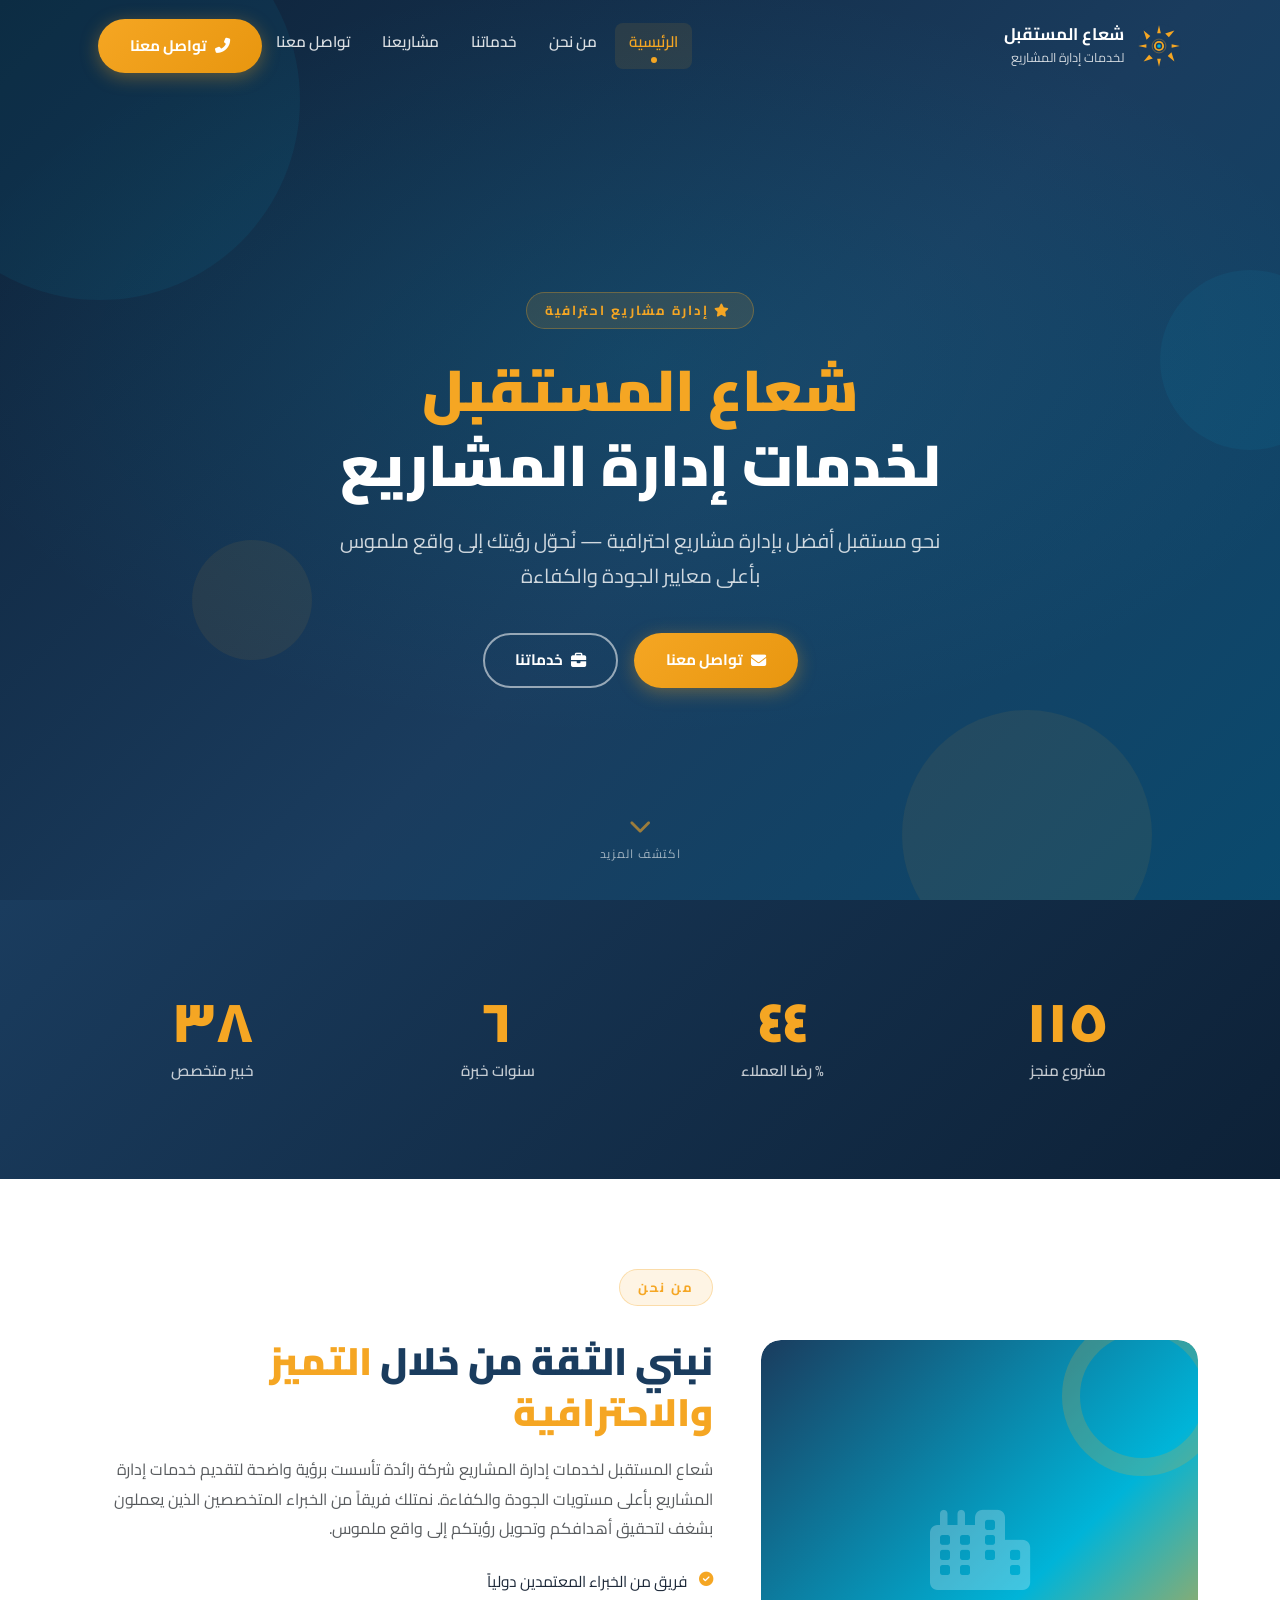
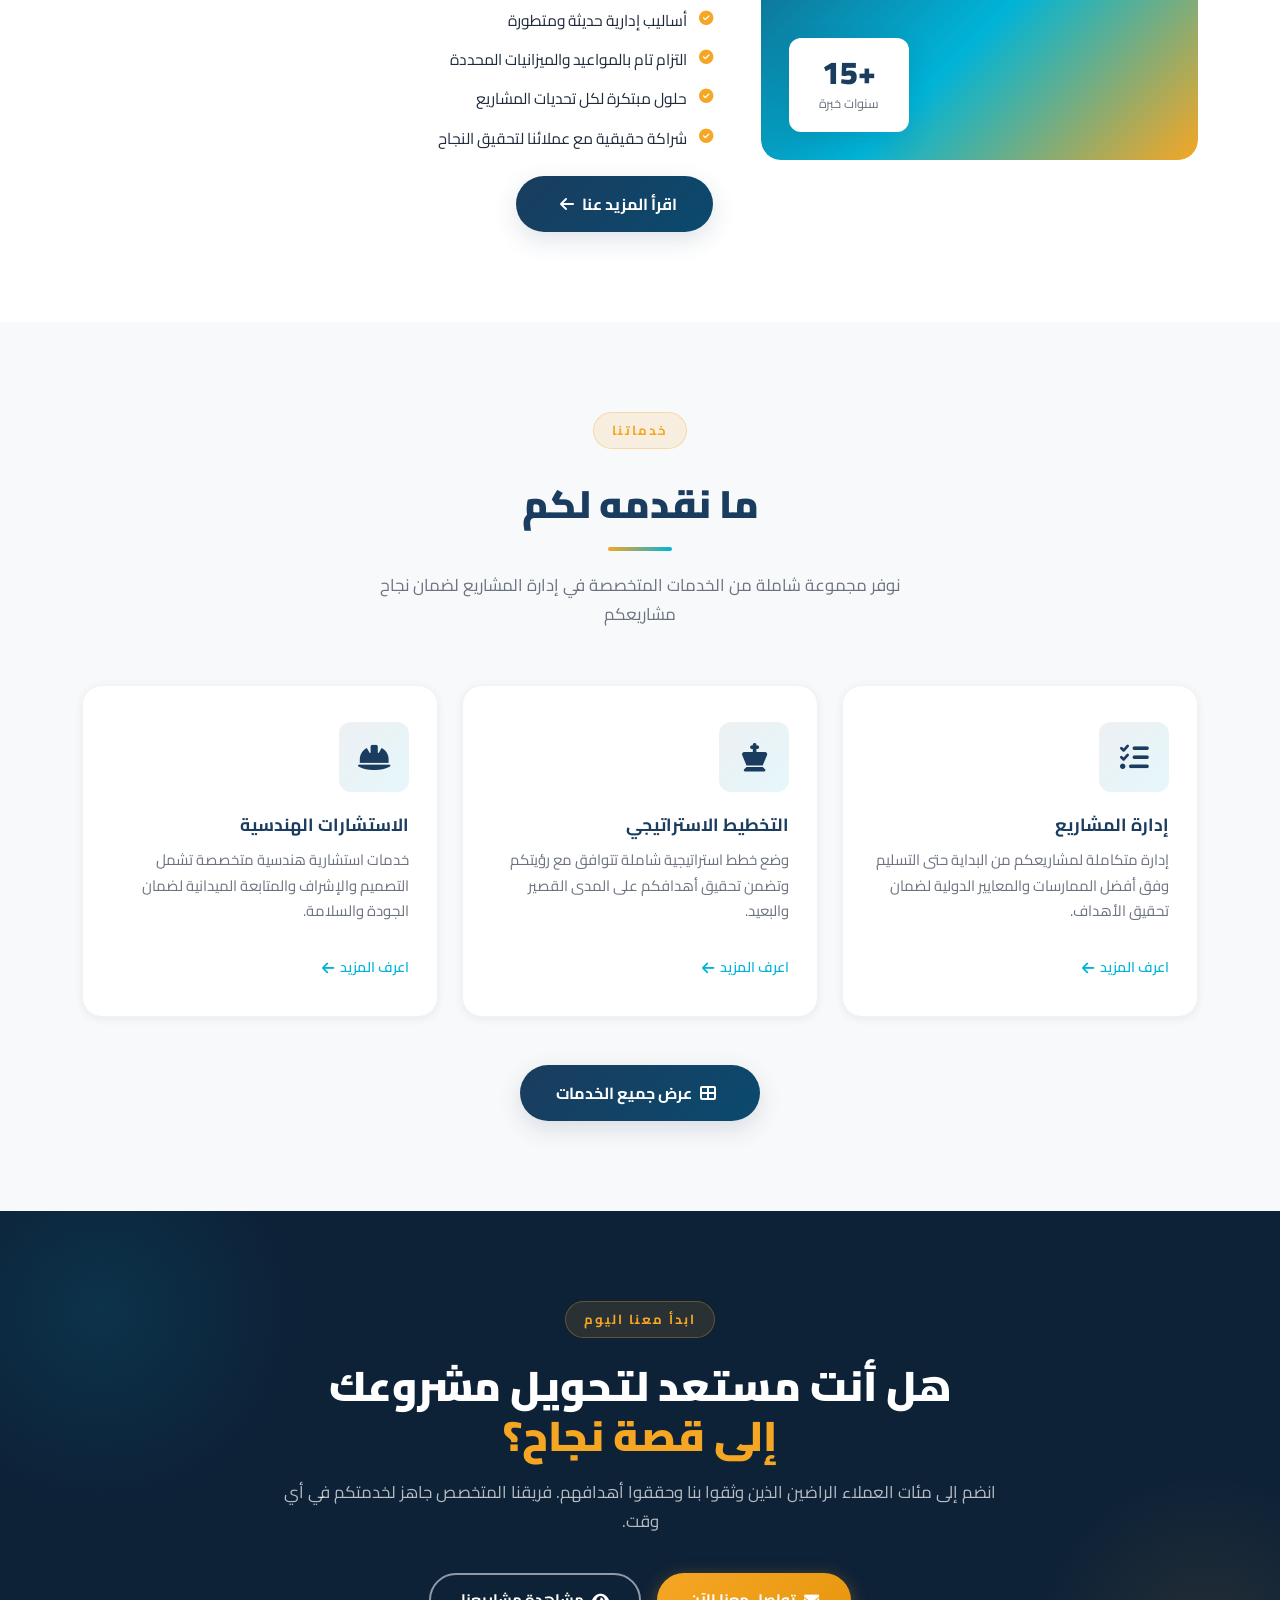
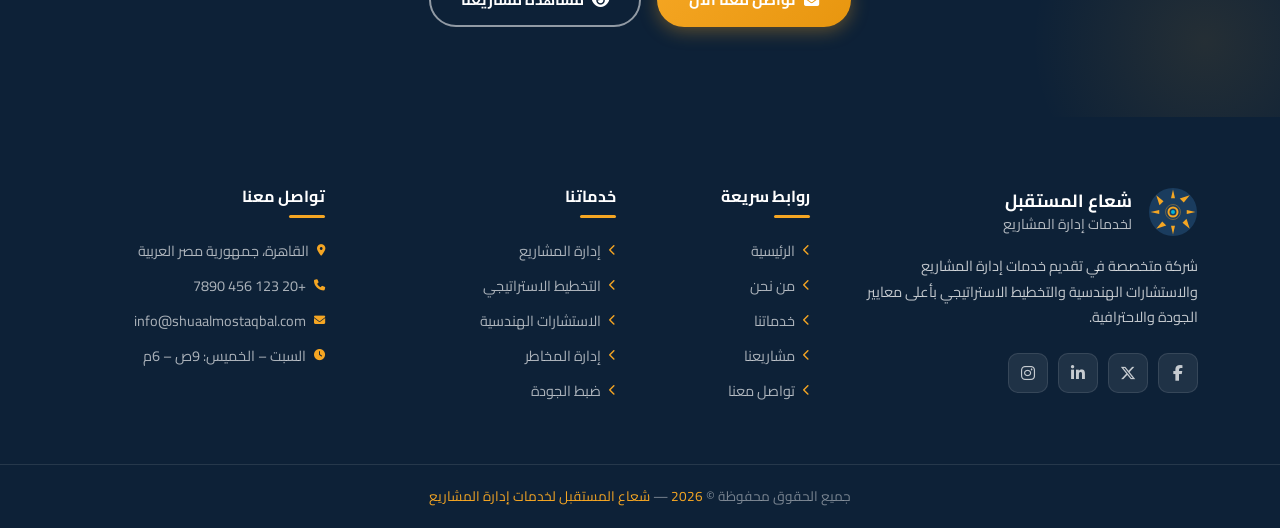
<file: index.html>
<!DOCTYPE html>
<html lang="ar" dir="rtl">
<head>
  <meta charset="UTF-8"/>
  <meta name="viewport" content="width=device-width, initial-scale=1.0"/>
  <meta name="description" content="شعاع المستقبل لخدمات إدارة المشاريع - نحو مستقبل أفضل بإدارة مشاريع احترافية"/>
  <title>شعاع المستقبل لخدمات إدارة المشاريع</title>
  <link rel="stylesheet" href="https://cdn.jsdelivr.net/npm/bootstrap@5.3.2/dist/css/bootstrap.min.css" integrity="sha384-T3c6CoIi6uLrA9TneNEoa7RxnatzjcDSCmG1MXxSR1GAsXEV/Dwwykc2MPK8M2HN" crossorigin="anonymous"/>
  <link rel="stylesheet" href="https://cdnjs.cloudflare.com/ajax/libs/font-awesome/6.5.0/css/all.min.css"/>
  <link rel="stylesheet" href="https://unpkg.com/aos@2.3.1/dist/aos.css"/>
  <link rel="stylesheet" href="assets/css/style.css"/>
</head>
<body>

<!-- LOADING SCREEN -->
<div id="loading-screen">
  <div class="loader-logo">
    <img src="assets/images/logo.svg" alt="شعاع المستقبل" width="72" height="72"/>
  </div>
  <div class="loader-spinner"></div>
</div>

<!-- NAVBAR -->
<nav class="navbar navbar-expand-lg">
  <div class="container">
    <a class="navbar-brand" href="index.html">
      <img src="assets/images/logo.svg" alt="شعاع المستقبل" width="46" height="46"/>
      <span class="brand-text">شعاع المستقبل<br/><small style="font-weight:400;font-size:.75em;opacity:.8;">لخدمات إدارة المشاريع</small></span>
    </a>
    <button class="navbar-toggler ms-auto" type="button" data-bs-toggle="collapse" data-bs-target="#navMenu">
      <span class="navbar-toggler-icon"></span>
    </button>
    <div class="collapse navbar-collapse" id="navMenu">
      <ul class="navbar-nav me-auto gap-1">
        <li class="nav-item"><a class="nav-link active" href="index.html">الرئيسية</a></li>
        <li class="nav-item"><a class="nav-link" href="about.html">من نحن</a></li>
        <li class="nav-item"><a class="nav-link" href="services.html">خدماتنا</a></li>
        <li class="nav-item"><a class="nav-link" href="projects.html">مشاريعنا</a></li>
        <li class="nav-item"><a class="nav-link" href="contact.html">تواصل معنا</a></li>
      </ul>
      <a href="contact.html" class="btn-primary-custom ms-3">
        <i class="fas fa-phone-alt"></i> تواصل معنا
      </a>
    </div>
  </div>
</nav>

<!-- HERO SECTION -->
<section class="hero-section">
  <div class="floating-shapes">
    <div class="shape shape-1"></div>
    <div class="shape shape-2"></div>
    <div class="shape shape-3"></div>
    <div class="shape shape-4"></div>
  </div>
  <div class="container hero-content text-center">
    <div class="row justify-content-center">
      <div class="col-lg-9">
        <div data-aos="fade-down" data-aos-delay="100">
          <span class="section-tag mb-4 d-inline-block">
            <i class="fas fa-star me-1"></i> إدارة مشاريع احترافية
          </span>
        </div>
        <h1 class="hero-title" data-aos="fade-up" data-aos-delay="200">
          <span>شعاع المستقبل</span><br/>لخدمات إدارة المشاريع
        </h1>
        <p class="hero-subtitle" data-aos="fade-up" data-aos-delay="350">
          نحو مستقبل أفضل بإدارة مشاريع احترافية — نُحوّل رؤيتك إلى واقع ملموس بأعلى معايير الجودة والكفاءة
        </p>
        <div class="hero-btns" data-aos="fade-up" data-aos-delay="500">
          <a href="contact.html" class="btn-primary-custom">
            <i class="fas fa-envelope"></i> تواصل معنا
          </a>
          <a href="services.html" class="btn-outline-custom">
            <i class="fas fa-briefcase"></i> خدماتنا
          </a>
        </div>
      </div>
    </div>
  </div>
  <div class="scroll-indicator">
    <i class="fas fa-chevron-down"></i>
    <span>اكتشف المزيد</span>
  </div>
</section>

<!-- STATS SECTION -->
<section class="stats-section">
  <div class="container">
    <div class="row text-center g-4">
      <div class="col-6 col-md-3" data-aos="fade-up" data-aos-delay="0">
        <div class="stat-item">
          <div class="stat-number" data-counter data-target="250">0</div>
          <div class="stat-label">مشروع منجز</div>
        </div>
      </div>
      <div class="col-6 col-md-3" data-aos="fade-up" data-aos-delay="100">
        <div class="stat-item">
          <div class="stat-number" data-counter data-target="98">0</div>
          <div class="stat-label">% رضا العملاء</div>
        </div>
      </div>
      <div class="col-6 col-md-3" data-aos="fade-up" data-aos-delay="200">
        <div class="stat-item">
          <div class="stat-number" data-counter data-target="15">0</div>
          <div class="stat-label">سنوات خبرة</div>
        </div>
      </div>
      <div class="col-6 col-md-3" data-aos="fade-up" data-aos-delay="300">
        <div class="stat-item">
          <div class="stat-number" data-counter data-target="85">0</div>
          <div class="stat-label">خبير متخصص</div>
        </div>
      </div>
    </div>
  </div>
</section>

<!-- ABOUT PREVIEW -->
<section class="section-padding bg-white">
  <div class="container">
    <div class="row align-items-center g-5">
      <div class="col-lg-5" data-aos="fade-left" data-aos-delay="100">
        <div class="about-image-wrapper">
          <div class="about-image-placeholder">
            <i class="fas fa-city"></i>
          </div>
          <div class="deco-ring"></div>
          <div class="about-badge">
            <div class="badge-number">+15</div>
            <div class="badge-label">سنوات خبرة</div>
          </div>
        </div>
      </div>
      <div class="col-lg-7" data-aos="fade-right" data-aos-delay="200">
        <span class="section-tag">من نحن</span>
        <h2 class="section-title mt-3">
          نبني الثقة من خلال <span>التميز والاحترافية</span>
        </h2>
        <p class="text-muted mb-4" style="line-height:1.85">
          شعاع المستقبل لخدمات إدارة المشاريع شركة رائدة تأسست برؤية واضحة لتقديم خدمات إدارة المشاريع بأعلى مستويات الجودة والكفاءة. نمتلك فريقاً من الخبراء المتخصصين الذين يعملون بشغف لتحقيق أهدافكم وتحويل رؤيتكم إلى واقع ملموس.
        </p>
        <ul class="check-list mb-4">
          <li><i class="fas fa-check-circle"></i> فريق من الخبراء المعتمدين دولياً</li>
          <li><i class="fas fa-check-circle"></i> أساليب إدارية حديثة ومتطورة</li>
          <li><i class="fas fa-check-circle"></i> التزام تام بالمواعيد والميزانيات المحددة</li>
          <li><i class="fas fa-check-circle"></i> حلول مبتكرة لكل تحديات المشاريع</li>
          <li><i class="fas fa-check-circle"></i> شراكة حقيقية مع عملائنا لتحقيق النجاح</li>
        </ul>
        <a href="about.html" class="btn-accent">
          اقرأ المزيد عنا <i class="fas fa-arrow-left ms-2"></i>
        </a>
      </div>
    </div>
  </div>
</section>

<!-- SERVICES PREVIEW -->
<section class="section-padding" style="background:var(--bg-light);">
  <div class="container">
    <div class="section-header" data-aos="fade-up">
      <span class="section-tag">خدماتنا</span>
      <h2 class="section-title mt-3">ما نقدمه لكم</h2>
      <div class="section-divider"></div>
      <p class="section-subtitle">نوفر مجموعة شاملة من الخدمات المتخصصة في إدارة المشاريع لضمان نجاح مشاريعكم</p>
    </div>
    <div class="row g-4">
      <div class="col-md-4" data-aos="fade-up" data-aos-delay="0">
        <div class="service-card">
          <div class="service-icon"><i class="fas fa-tasks"></i></div>
          <h4>إدارة المشاريع</h4>
          <p>إدارة متكاملة لمشاريعكم من البداية حتى التسليم وفق أفضل الممارسات والمعايير الدولية لضمان تحقيق الأهداف.</p>
          <a href="services.html" class="service-link">اعرف المزيد <i class="fas fa-arrow-left"></i></a>
        </div>
      </div>
      <div class="col-md-4" data-aos="fade-up" data-aos-delay="150">
        <div class="service-card">
          <div class="service-icon"><i class="fas fa-chess-king"></i></div>
          <h4>التخطيط الاستراتيجي</h4>
          <p>وضع خطط استراتيجية شاملة تتوافق مع رؤيتكم وتضمن تحقيق أهدافكم على المدى القصير والبعيد.</p>
          <a href="services.html" class="service-link">اعرف المزيد <i class="fas fa-arrow-left"></i></a>
        </div>
      </div>
      <div class="col-md-4" data-aos="fade-up" data-aos-delay="300">
        <div class="service-card">
          <div class="service-icon"><i class="fas fa-hard-hat"></i></div>
          <h4>الاستشارات الهندسية</h4>
          <p>خدمات استشارية هندسية متخصصة تشمل التصميم والإشراف والمتابعة الميدانية لضمان الجودة والسلامة.</p>
          <a href="services.html" class="service-link">اعرف المزيد <i class="fas fa-arrow-left"></i></a>
        </div>
      </div>
    </div>
    <div class="text-center mt-5" data-aos="fade-up">
      <a href="services.html" class="btn-accent">
        <i class="fas fa-th-large me-2"></i> عرض جميع الخدمات
      </a>
    </div>
  </div>
</section>

<!-- CTA SECTION -->
<section class="cta-section">
  <div class="container text-center">
    <div class="row justify-content-center">
      <div class="col-lg-8" data-aos="fade-up" data-aos-delay="100">
        <span class="section-tag mb-4 d-inline-block">ابدأ معنا اليوم</span>
        <h2 class="cta-title">
          هل أنت مستعد لتحويل مشروعك<br/><span style="color:var(--secondary)">إلى قصة نجاح؟</span>
        </h2>
        <p class="cta-subtitle">
          انضم إلى مئات العملاء الراضين الذين وثقوا بنا وحققوا أهدافهم. فريقنا المتخصص جاهز لخدمتكم في أي وقت.
        </p>
        <div class="d-flex gap-3 justify-content-center flex-wrap">
          <a href="contact.html" class="btn-primary-custom">
            <i class="fas fa-envelope"></i> تواصل معنا الآن
          </a>
          <a href="projects.html" class="btn-outline-custom">
            <i class="fas fa-eye"></i> مشاهدة مشاريعنا
          </a>
        </div>
      </div>
    </div>
  </div>
</section>

<!-- FOOTER -->
<footer class="footer">
  <div class="container">
    <div class="row g-5">
      <div class="col-lg-4 col-md-6">
        <div class="footer-brand d-flex align-items-center gap-3 mb-3">
          <img src="assets/images/logo.svg" alt="شعاع المستقبل" width="50" height="50"/>
          <span class="brand-text">شعاع المستقبل<br/><small style="font-weight:400;opacity:.7;font-size:.8em">لخدمات إدارة المشاريع</small></span>
        </div>
        <p class="footer-desc">
          شركة متخصصة في تقديم خدمات إدارة المشاريع والاستشارات الهندسية والتخطيط الاستراتيجي بأعلى معايير الجودة والاحترافية.
        </p>
        <div class="social-links mt-4">
          <a href="#" class="social-link" aria-label="Facebook"><i class="fab fa-facebook-f"></i></a>
          <a href="#" class="social-link" aria-label="Twitter"><i class="fab fa-x-twitter"></i></a>
          <a href="#" class="social-link" aria-label="LinkedIn"><i class="fab fa-linkedin-in"></i></a>
          <a href="#" class="social-link" aria-label="Instagram"><i class="fab fa-instagram"></i></a>
        </div>
      </div>
      <div class="col-lg-2 col-md-6">
        <h6>روابط سريعة</h6>
        <ul class="footer-links">
          <li><a href="index.html"><i class="fas fa-chevron-left"></i> الرئيسية</a></li>
          <li><a href="about.html"><i class="fas fa-chevron-left"></i> من نحن</a></li>
          <li><a href="services.html"><i class="fas fa-chevron-left"></i> خدماتنا</a></li>
          <li><a href="projects.html"><i class="fas fa-chevron-left"></i> مشاريعنا</a></li>
          <li><a href="contact.html"><i class="fas fa-chevron-left"></i> تواصل معنا</a></li>
        </ul>
      </div>
      <div class="col-lg-3 col-md-6">
        <h6>خدماتنا</h6>
        <ul class="footer-links">
          <li><a href="services.html"><i class="fas fa-chevron-left"></i> إدارة المشاريع</a></li>
          <li><a href="services.html"><i class="fas fa-chevron-left"></i> التخطيط الاستراتيجي</a></li>
          <li><a href="services.html"><i class="fas fa-chevron-left"></i> الاستشارات الهندسية</a></li>
          <li><a href="services.html"><i class="fas fa-chevron-left"></i> إدارة المخاطر</a></li>
          <li><a href="services.html"><i class="fas fa-chevron-left"></i> ضبط الجودة</a></li>
        </ul>
      </div>
      <div class="col-lg-3 col-md-6">
        <h6>تواصل معنا</h6>
        <ul class="footer-links">
          <li><a href="#"><i class="fas fa-map-marker-alt" style="color:var(--secondary)"></i> القاهرة، جمهورية مصر العربية</a></li>
          <li><a href="tel:+201234567890"><i class="fas fa-phone" style="color:var(--secondary)"></i> +20 123 456 7890</a></li>
          <li><a href="mailto:info@shuaalmostaqbal.com"><i class="fas fa-envelope" style="color:var(--secondary)"></i> info@shuaalmostaqbal.com</a></li>
          <li><a href="#"><i class="fas fa-clock" style="color:var(--secondary)"></i> السبت – الخميس: 9ص – 6م</a></li>
        </ul>
      </div>
    </div>
  </div>
  <div class="footer-bottom">
    <div class="container">
      جميع الحقوق محفوظة &copy; <span id="year"></span> — <span>شعاع المستقبل لخدمات إدارة المشاريع</span>
    </div>
  </div>
</footer>

<button id="scroll-top" aria-label="العودة للأعلى"><i class="fas fa-arrow-up"></i></button>

<script src="https://code.jquery.com/jquery-3.7.1.min.js" integrity="sha256-/JqT3SQfawRcv/BIHPThkBvs0OEvtFFmqPF/lYI/Cxo=" crossorigin="anonymous"></script>
<script src="https://cdn.jsdelivr.net/npm/bootstrap@5.3.2/dist/js/bootstrap.bundle.min.js" integrity="sha384-C6RzsynM9kWDrMNeT87bh95OGNyZPhcTNXj1NW7RuBCsyN/o0jlpcV8Qyq46cDfL" crossorigin="anonymous"></script>
<script src="https://unpkg.com/aos@2.3.1/dist/aos.js"></script>
<script src="assets/js/main.js"></script>
<script>document.getElementById("year").textContent = new Date().getFullYear();</script>
</body>
</html>
</file>
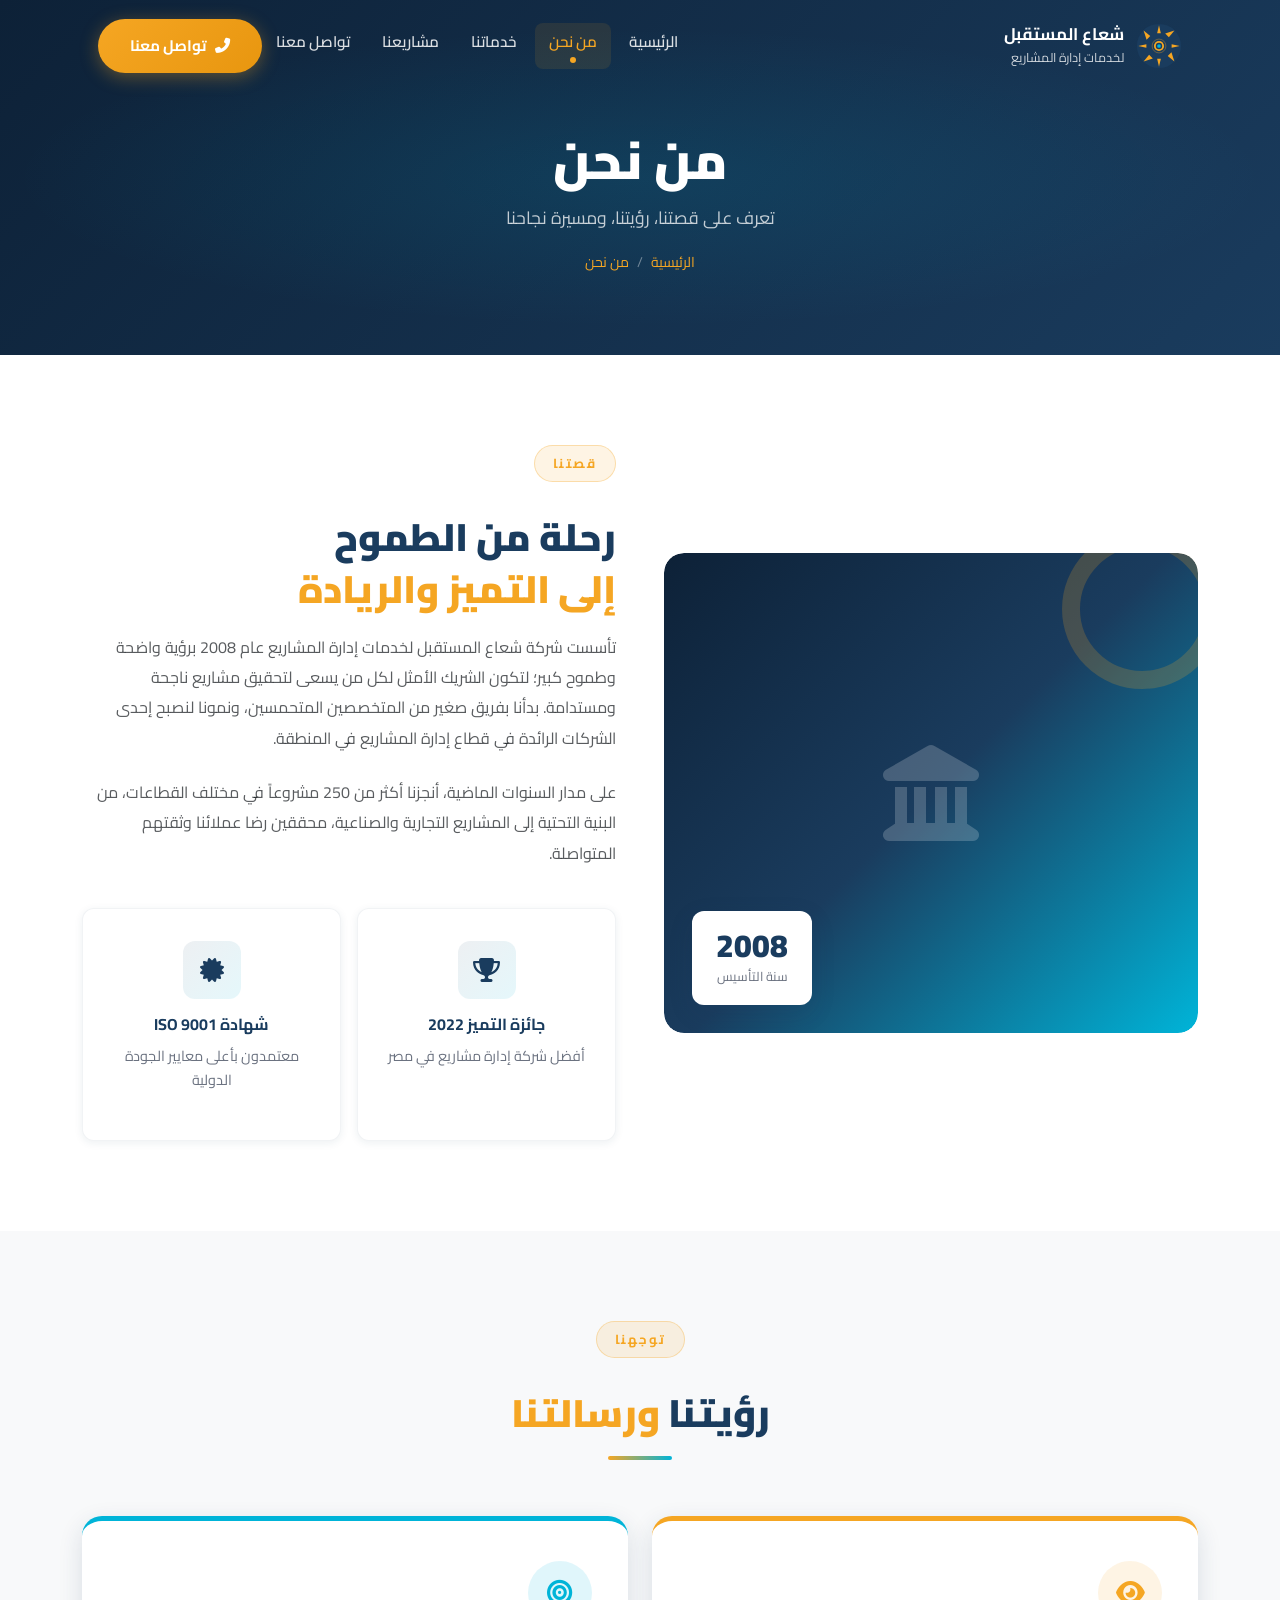
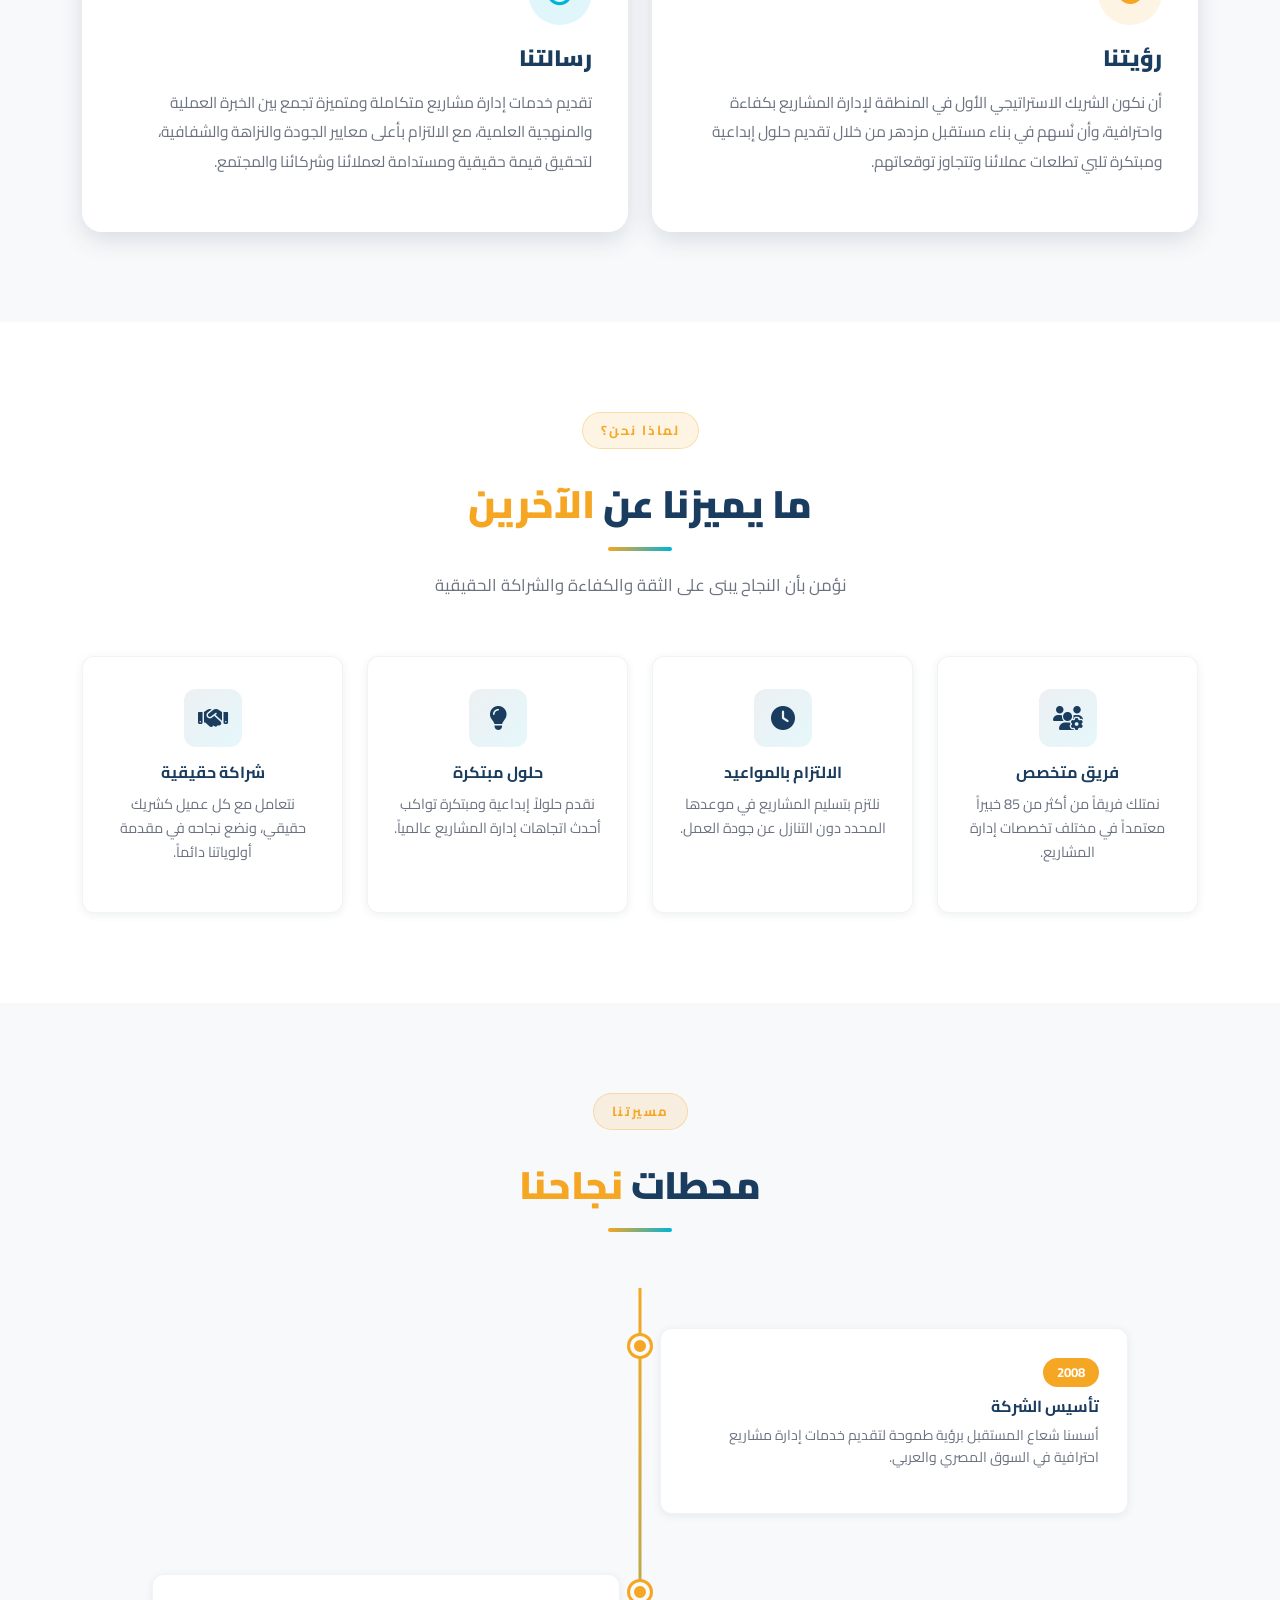
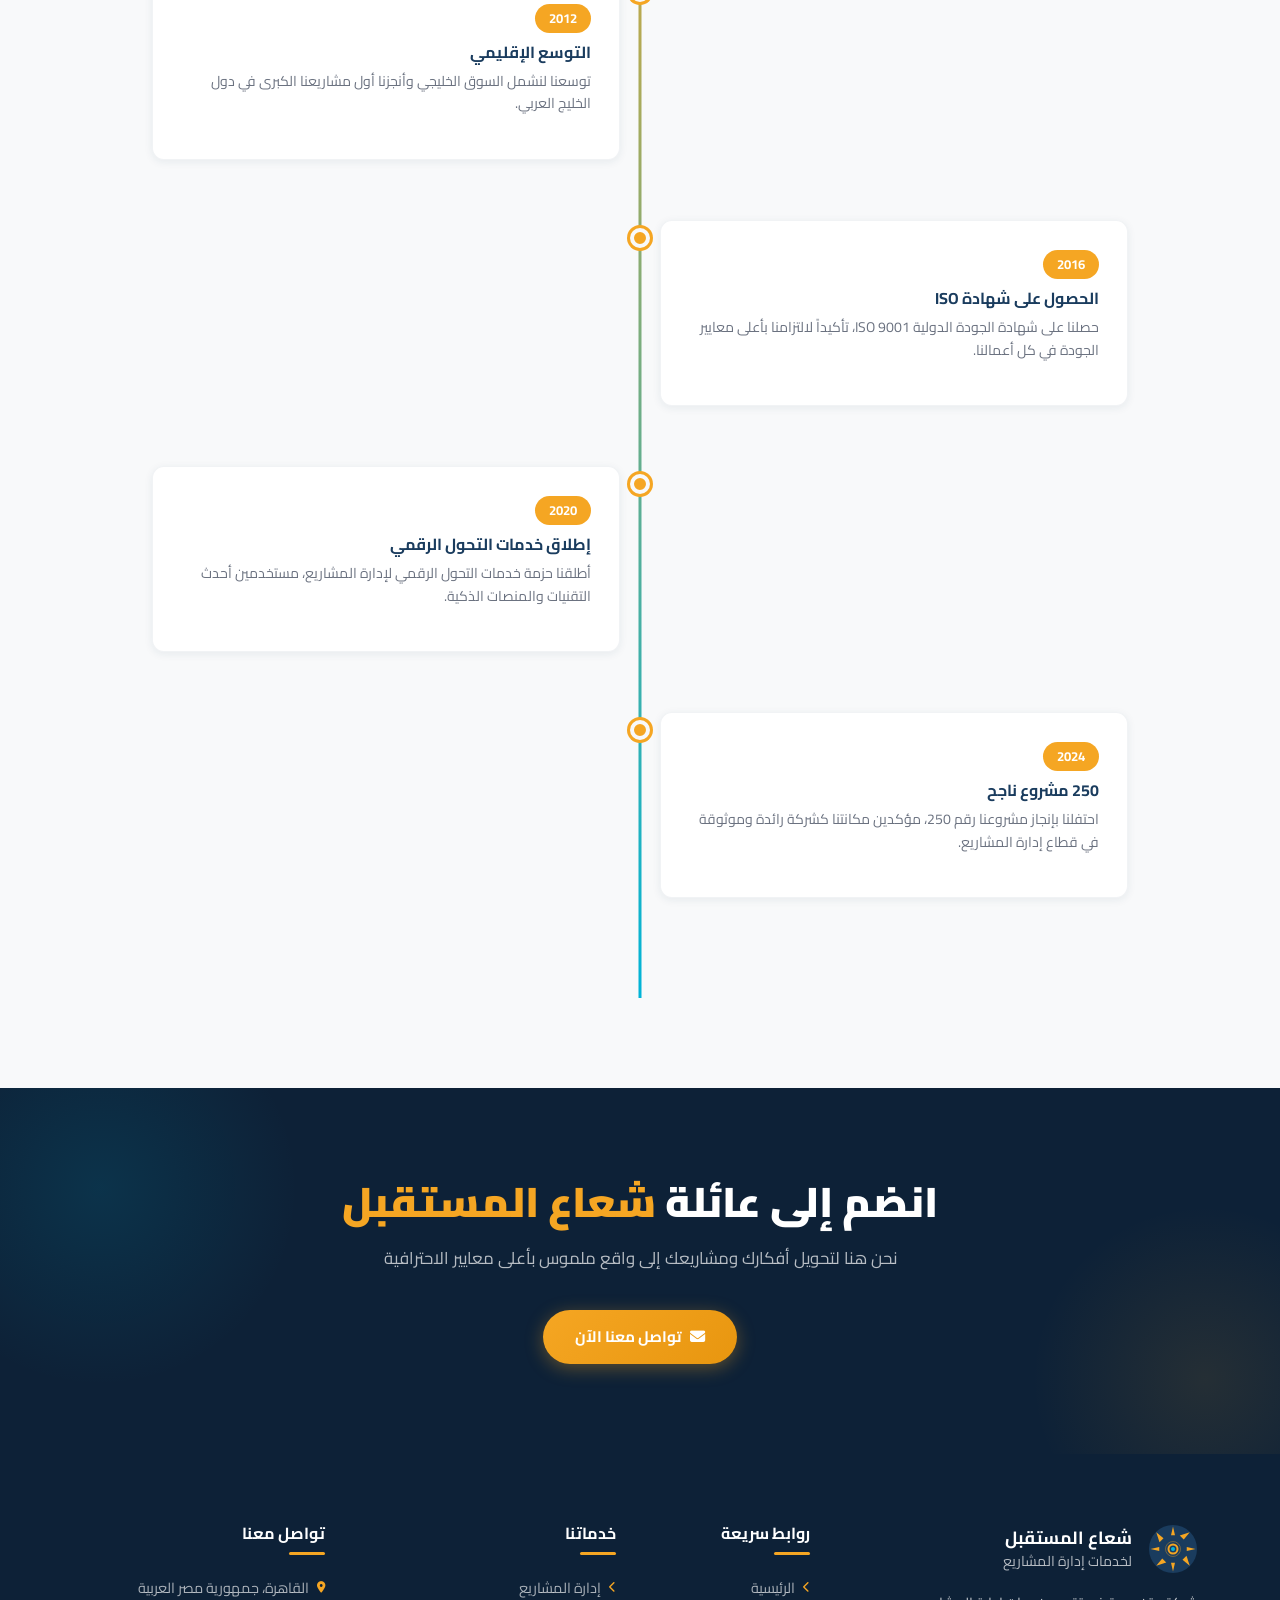
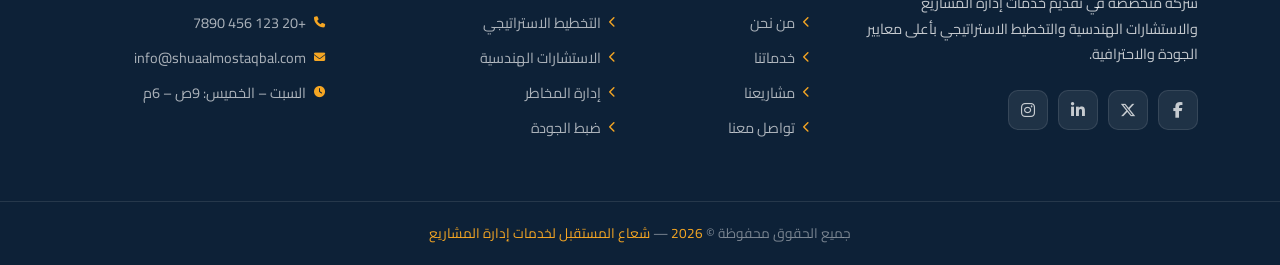
<file: about.html>
<!DOCTYPE html>
<html lang="ar" dir="rtl">
<head>
  <meta charset="UTF-8"/>
  <meta name="viewport" content="width=device-width, initial-scale=1.0"/>
  <meta name="description" content="من نحن - شعاع المستقبل لخدمات إدارة المشاريع"/>
  <title>من نحن | شعاع المستقبل</title>
  <link rel="stylesheet" href="https://cdn.jsdelivr.net/npm/bootstrap@5.3.2/dist/css/bootstrap.min.css" integrity="sha384-T3c6CoIi6uLrA9TneNEoa7RxnatzjcDSCmG1MXxSR1GAsXEV/Dwwykc2MPK8M2HN" crossorigin="anonymous"/>
  <link rel="stylesheet" href="https://cdnjs.cloudflare.com/ajax/libs/font-awesome/6.5.0/css/all.min.css"/>
  <link rel="stylesheet" href="https://unpkg.com/aos@2.3.1/dist/aos.css"/>
  <link rel="stylesheet" href="assets/css/style.css"/>
</head>
<body>

<div id="loading-screen">
  <div class="loader-logo"><img src="assets/images/logo.svg" alt="شعاع المستقبل" width="72" height="72"/></div>
  <div class="loader-spinner"></div>
</div>

<nav class="navbar navbar-expand-lg">
  <div class="container">
    <a class="navbar-brand" href="index.html">
      <img src="assets/images/logo.svg" alt="شعاع المستقبل" width="46" height="46"/>
      <span class="brand-text">شعاع المستقبل<br/><small style="font-weight:400;font-size:.75em;opacity:.8;">لخدمات إدارة المشاريع</small></span>
    </a>
    <button class="navbar-toggler ms-auto" type="button" data-bs-toggle="collapse" data-bs-target="#navMenu">
      <span class="navbar-toggler-icon"></span>
    </button>
    <div class="collapse navbar-collapse" id="navMenu">
      <ul class="navbar-nav me-auto gap-1">
        <li class="nav-item"><a class="nav-link" href="index.html">الرئيسية</a></li>
        <li class="nav-item"><a class="nav-link active" href="about.html">من نحن</a></li>
        <li class="nav-item"><a class="nav-link" href="services.html">خدماتنا</a></li>
        <li class="nav-item"><a class="nav-link" href="projects.html">مشاريعنا</a></li>
        <li class="nav-item"><a class="nav-link" href="contact.html">تواصل معنا</a></li>
      </ul>
      <a href="contact.html" class="btn-primary-custom ms-3">
        <i class="fas fa-phone-alt"></i> تواصل معنا
      </a>
    </div>
  </div>
</nav>

<!-- PAGE HERO -->
<section class="page-hero">
  <div class="container">
    <h1 data-aos="fade-up">من نحن</h1>
    <p data-aos="fade-up" data-aos-delay="100">تعرف على قصتنا، رؤيتنا، ومسيرة نجاحنا</p>
    <div class="breadcrumb-custom" data-aos="fade-up" data-aos-delay="200">
      <a href="index.html">الرئيسية</a>
      <span>/</span>
      <span style="color:var(--secondary)">من نحن</span>
    </div>
  </div>
</section>

<!-- COMPANY STORY -->
<section class="section-padding bg-white">
  <div class="container">
    <div class="row align-items-center g-5">
      <div class="col-lg-6" data-aos="fade-left">
        <div class="about-image-wrapper" style="height:480px;">
          <div class="about-image-placeholder" style="background:linear-gradient(135deg,#0D2137 0%,#1A3C5E 50%,#00B4D8 100%);">
            <i class="fas fa-landmark" style="font-size:6rem;color:rgba(255,255,255,0.2);"></i>
          </div>
          <div class="deco-ring"></div>
          <div class="about-badge">
            <div class="badge-number">2008</div>
            <div class="badge-label">سنة التأسيس</div>
          </div>
        </div>
      </div>
      <div class="col-lg-6" data-aos="fade-right" data-aos-delay="150">
        <span class="section-tag">قصتنا</span>
        <h2 class="section-title mt-3">رحلة من الطموح<br/><span>إلى التميز والريادة</span></h2>
        <p class="text-muted mb-4" style="line-height:1.9;">
          تأسست شركة شعاع المستقبل لخدمات إدارة المشاريع عام 2008 برؤية واضحة وطموح كبير؛ لتكون الشريك الأمثل لكل من يسعى لتحقيق مشاريع ناجحة ومستدامة. بدأنا بفريق صغير من المتخصصين المتحمسين، ونمونا لنصبح إحدى الشركات الرائدة في قطاع إدارة المشاريع في المنطقة.
        </p>
        <p class="text-muted mb-4" style="line-height:1.9;">
          على مدار السنوات الماضية، أنجزنا أكثر من 250 مشروعاً في مختلف القطاعات، من البنية التحتية إلى المشاريع التجارية والصناعية، محققين رضا عملائنا وثقتهم المتواصلة.
        </p>
        <div class="row g-3 mt-2">
          <div class="col-6">
            <div class="why-us-box text-center">
              <div class="why-icon mx-auto"><i class="fas fa-trophy"></i></div>
              <h5>جائزة التميز 2022</h5>
              <p>أفضل شركة إدارة مشاريع في مصر</p>
            </div>
          </div>
          <div class="col-6">
            <div class="why-us-box text-center">
              <div class="why-icon mx-auto"><i class="fas fa-certificate"></i></div>
              <h5>شهادة ISO 9001</h5>
              <p>معتمدون بأعلى معايير الجودة الدولية</p>
            </div>
          </div>
        </div>
      </div>
    </div>
  </div>
</section>

<!-- VISION & MISSION -->
<section class="section-padding" style="background:var(--bg-light);">
  <div class="container">
    <div class="section-header" data-aos="fade-up">
      <span class="section-tag">توجهنا</span>
      <h2 class="section-title mt-3">رؤيتنا <span>ورسالتنا</span></h2>
      <div class="section-divider"></div>
    </div>
    <div class="row g-4 justify-content-center">
      <div class="col-md-6" data-aos="fade-right" data-aos-delay="100">
        <div class="vision-mission-card vision">
          <div class="vm-icon"><i class="fas fa-eye"></i></div>
          <h3 style="font-size:1.4rem;font-weight:900;color:var(--primary);margin-bottom:16px;">رؤيتنا</h3>
          <p style="color:var(--text-muted);line-height:1.9;font-size:0.97rem;">
            أن نكون الشريك الاستراتيجي الأول في المنطقة لإدارة المشاريع بكفاءة واحترافية، وأن نُسهم في بناء مستقبل مزدهر من خلال تقديم حلول إبداعية ومبتكرة تلبي تطلعات عملائنا وتتجاوز توقعاتهم.
          </p>
        </div>
      </div>
      <div class="col-md-6" data-aos="fade-left" data-aos-delay="200">
        <div class="vision-mission-card mission">
          <div class="vm-icon"><i class="fas fa-bullseye"></i></div>
          <h3 style="font-size:1.4rem;font-weight:900;color:var(--primary);margin-bottom:16px;">رسالتنا</h3>
          <p style="color:var(--text-muted);line-height:1.9;font-size:0.97rem;">
            تقديم خدمات إدارة مشاريع متكاملة ومتميزة تجمع بين الخبرة العملية والمنهجية العلمية، مع الالتزام بأعلى معايير الجودة والنزاهة والشفافية، لتحقيق قيمة حقيقية ومستدامة لعملائنا وشركائنا والمجتمع.
          </p>
        </div>
      </div>
    </div>
  </div>
</section>

<!-- WHY CHOOSE US -->
<section class="section-padding bg-white">
  <div class="container">
    <div class="section-header" data-aos="fade-up">
      <span class="section-tag">لماذا نحن؟</span>
      <h2 class="section-title mt-3">ما يميزنا عن <span>الآخرين</span></h2>
      <div class="section-divider"></div>
      <p class="section-subtitle">نؤمن بأن النجاح يبنى على الثقة والكفاءة والشراكة الحقيقية</p>
    </div>
    <div class="row g-4">
      <div class="col-md-6 col-lg-3" data-aos="fade-up" data-aos-delay="0">
        <div class="why-us-box text-center">
          <div class="why-icon mx-auto"><i class="fas fa-users-cog"></i></div>
          <h5>فريق متخصص</h5>
          <p>نمتلك فريقاً من أكثر من 85 خبيراً معتمداً في مختلف تخصصات إدارة المشاريع.</p>
        </div>
      </div>
      <div class="col-md-6 col-lg-3" data-aos="fade-up" data-aos-delay="100">
        <div class="why-us-box text-center">
          <div class="why-icon mx-auto"><i class="fas fa-clock"></i></div>
          <h5>الالتزام بالمواعيد</h5>
          <p>نلتزم بتسليم المشاريع في موعدها المحدد دون التنازل عن جودة العمل.</p>
        </div>
      </div>
      <div class="col-md-6 col-lg-3" data-aos="fade-up" data-aos-delay="200">
        <div class="why-us-box text-center">
          <div class="why-icon mx-auto"><i class="fas fa-lightbulb"></i></div>
          <h5>حلول مبتكرة</h5>
          <p>نقدم حلولاً إبداعية ومبتكرة تواكب أحدث اتجاهات إدارة المشاريع عالمياً.</p>
        </div>
      </div>
      <div class="col-md-6 col-lg-3" data-aos="fade-up" data-aos-delay="300">
        <div class="why-us-box text-center">
          <div class="why-icon mx-auto"><i class="fas fa-handshake"></i></div>
          <h5>شراكة حقيقية</h5>
          <p>نتعامل مع كل عميل كشريك حقيقي، ونضع نجاحه في مقدمة أولوياتنا دائماً.</p>
        </div>
      </div>
    </div>
  </div>
</section>

<!-- TIMELINE -->
<section class="section-padding" style="background:var(--bg-light);">
  <div class="container">
    <div class="section-header" data-aos="fade-up">
      <span class="section-tag">مسيرتنا</span>
      <h2 class="section-title mt-3">محطات <span>نجاحنا</span></h2>
      <div class="section-divider"></div>
    </div>
    <div class="timeline">
      <div class="timeline-item" data-aos="fade-right">
        <div class="timeline-dot"></div>
        <div class="timeline-content">
          <span class="timeline-year">2008</span>
          <h5>تأسيس الشركة</h5>
          <p>أسسنا شعاع المستقبل برؤية طموحة لتقديم خدمات إدارة مشاريع احترافية في السوق المصري والعربي.</p>
        </div>
      </div>
      <div class="timeline-item" data-aos="fade-left">
        <div class="timeline-dot"></div>
        <div class="timeline-content">
          <span class="timeline-year">2012</span>
          <h5>التوسع الإقليمي</h5>
          <p>توسعنا لنشمل السوق الخليجي وأنجزنا أول مشاريعنا الكبرى في دول الخليج العربي.</p>
        </div>
      </div>
      <div class="timeline-item" data-aos="fade-right">
        <div class="timeline-dot"></div>
        <div class="timeline-content">
          <span class="timeline-year">2016</span>
          <h5>الحصول على شهادة ISO</h5>
          <p>حصلنا على شهادة الجودة الدولية ISO 9001، تأكيداً لالتزامنا بأعلى معايير الجودة في كل أعمالنا.</p>
        </div>
      </div>
      <div class="timeline-item" data-aos="fade-left">
        <div class="timeline-dot"></div>
        <div class="timeline-content">
          <span class="timeline-year">2020</span>
          <h5>إطلاق خدمات التحول الرقمي</h5>
          <p>أطلقنا حزمة خدمات التحول الرقمي لإدارة المشاريع، مستخدمين أحدث التقنيات والمنصات الذكية.</p>
        </div>
      </div>
      <div class="timeline-item" data-aos="fade-right">
        <div class="timeline-dot"></div>
        <div class="timeline-content">
          <span class="timeline-year">2024</span>
          <h5>250 مشروع ناجح</h5>
          <p>احتفلنا بإنجاز مشروعنا رقم 250، مؤكدين مكانتنا كشركة رائدة وموثوقة في قطاع إدارة المشاريع.</p>
        </div>
      </div>
    </div>
  </div>
</section>

<!-- CTA -->
<section class="cta-section">
  <div class="container text-center">
    <div class="row justify-content-center">
      <div class="col-lg-8" data-aos="fade-up">
        <h2 class="cta-title">انضم إلى عائلة <span style="color:var(--secondary)">شعاع المستقبل</span></h2>
        <p class="cta-subtitle">نحن هنا لتحويل أفكارك ومشاريعك إلى واقع ملموس بأعلى معايير الاحترافية</p>
        <a href="contact.html" class="btn-primary-custom">
          <i class="fas fa-envelope"></i> تواصل معنا الآن
        </a>
      </div>
    </div>
  </div>
</section>

<!-- FOOTER -->
<footer class="footer">
  <div class="container">
    <div class="row g-5">
      <div class="col-lg-4 col-md-6">
        <div class="footer-brand d-flex align-items-center gap-3 mb-3">
          <img src="assets/images/logo.svg" alt="شعاع المستقبل" width="50" height="50"/>
          <span class="brand-text">شعاع المستقبل<br/><small style="font-weight:400;opacity:.7;font-size:.8em">لخدمات إدارة المشاريع</small></span>
        </div>
        <p class="footer-desc">شركة متخصصة في تقديم خدمات إدارة المشاريع والاستشارات الهندسية والتخطيط الاستراتيجي بأعلى معايير الجودة والاحترافية.</p>
        <div class="social-links mt-4">
          <a href="#" class="social-link" aria-label="Facebook"><i class="fab fa-facebook-f"></i></a>
          <a href="#" class="social-link" aria-label="Twitter"><i class="fab fa-x-twitter"></i></a>
          <a href="#" class="social-link" aria-label="LinkedIn"><i class="fab fa-linkedin-in"></i></a>
          <a href="#" class="social-link" aria-label="Instagram"><i class="fab fa-instagram"></i></a>
        </div>
      </div>
      <div class="col-lg-2 col-md-6">
        <h6>روابط سريعة</h6>
        <ul class="footer-links">
          <li><a href="index.html"><i class="fas fa-chevron-left"></i> الرئيسية</a></li>
          <li><a href="about.html"><i class="fas fa-chevron-left"></i> من نحن</a></li>
          <li><a href="services.html"><i class="fas fa-chevron-left"></i> خدماتنا</a></li>
          <li><a href="projects.html"><i class="fas fa-chevron-left"></i> مشاريعنا</a></li>
          <li><a href="contact.html"><i class="fas fa-chevron-left"></i> تواصل معنا</a></li>
        </ul>
      </div>
      <div class="col-lg-3 col-md-6">
        <h6>خدماتنا</h6>
        <ul class="footer-links">
          <li><a href="services.html"><i class="fas fa-chevron-left"></i> إدارة المشاريع</a></li>
          <li><a href="services.html"><i class="fas fa-chevron-left"></i> التخطيط الاستراتيجي</a></li>
          <li><a href="services.html"><i class="fas fa-chevron-left"></i> الاستشارات الهندسية</a></li>
          <li><a href="services.html"><i class="fas fa-chevron-left"></i> إدارة المخاطر</a></li>
          <li><a href="services.html"><i class="fas fa-chevron-left"></i> ضبط الجودة</a></li>
        </ul>
      </div>
      <div class="col-lg-3 col-md-6">
        <h6>تواصل معنا</h6>
        <ul class="footer-links">
          <li><a href="#"><i class="fas fa-map-marker-alt" style="color:var(--secondary)"></i> القاهرة، جمهورية مصر العربية</a></li>
          <li><a href="tel:+201234567890"><i class="fas fa-phone" style="color:var(--secondary)"></i> +20 123 456 7890</a></li>
          <li><a href="mailto:info@shuaalmostaqbal.com"><i class="fas fa-envelope" style="color:var(--secondary)"></i> info@shuaalmostaqbal.com</a></li>
          <li><a href="#"><i class="fas fa-clock" style="color:var(--secondary)"></i> السبت – الخميس: 9ص – 6م</a></li>
        </ul>
      </div>
    </div>
  </div>
  <div class="footer-bottom">
    <div class="container">
      جميع الحقوق محفوظة &copy; <span id="year"></span> — <span>شعاع المستقبل لخدمات إدارة المشاريع</span>
    </div>
  </div>
</footer>

<button id="scroll-top" aria-label="العودة للأعلى"><i class="fas fa-arrow-up"></i></button>

<script src="https://code.jquery.com/jquery-3.7.1.min.js" integrity="sha256-/JqT3SQfawRcv/BIHPThkBvs0OEvtFFmqPF/lYI/Cxo=" crossorigin="anonymous"></script>
<script src="https://cdn.jsdelivr.net/npm/bootstrap@5.3.2/dist/js/bootstrap.bundle.min.js" integrity="sha384-C6RzsynM9kWDrMNeT87bh95OGNyZPhcTNXj1NW7RuBCsyN/o0jlpcV8Qyq46cDfL" crossorigin="anonymous"></script>
<script src="https://unpkg.com/aos@2.3.1/dist/aos.js"></script>
<script src="assets/js/main.js"></script>
<script>document.getElementById("year").textContent = new Date().getFullYear();</script>
</body>
</html>
</file>
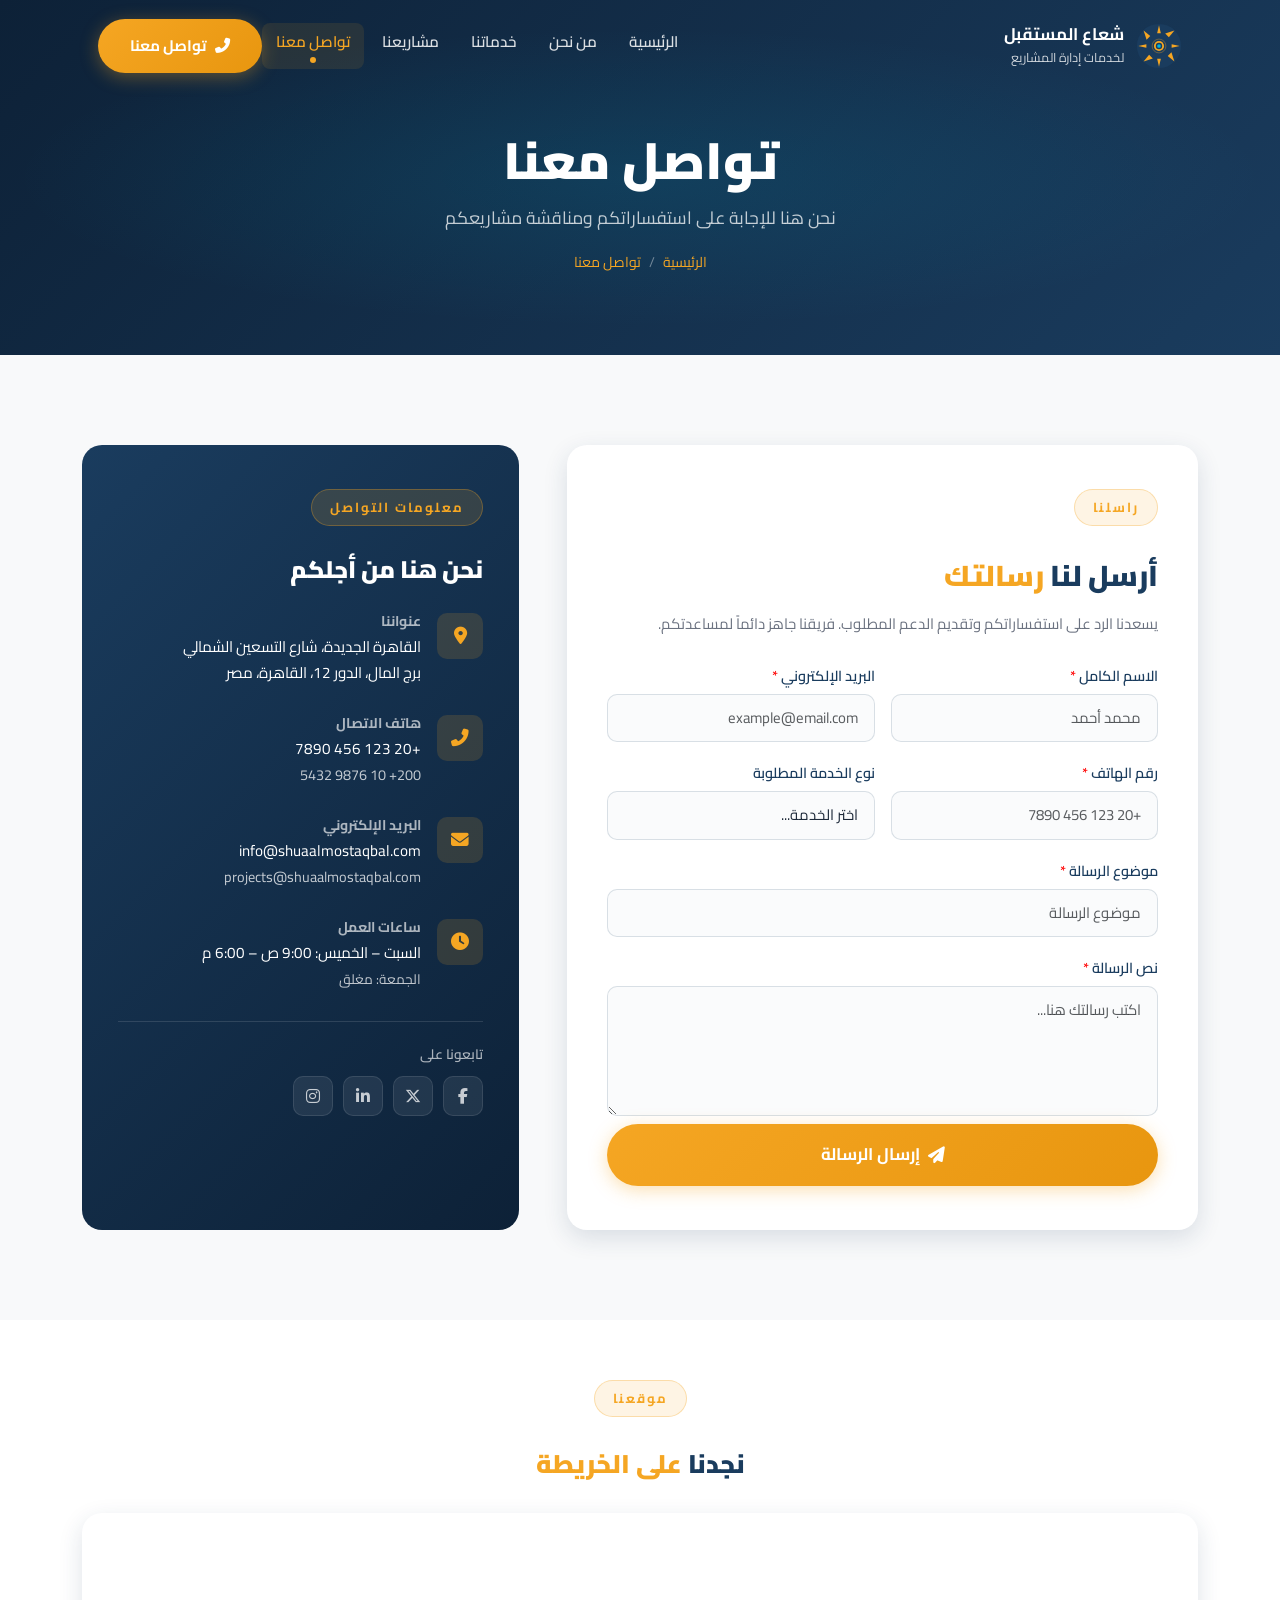
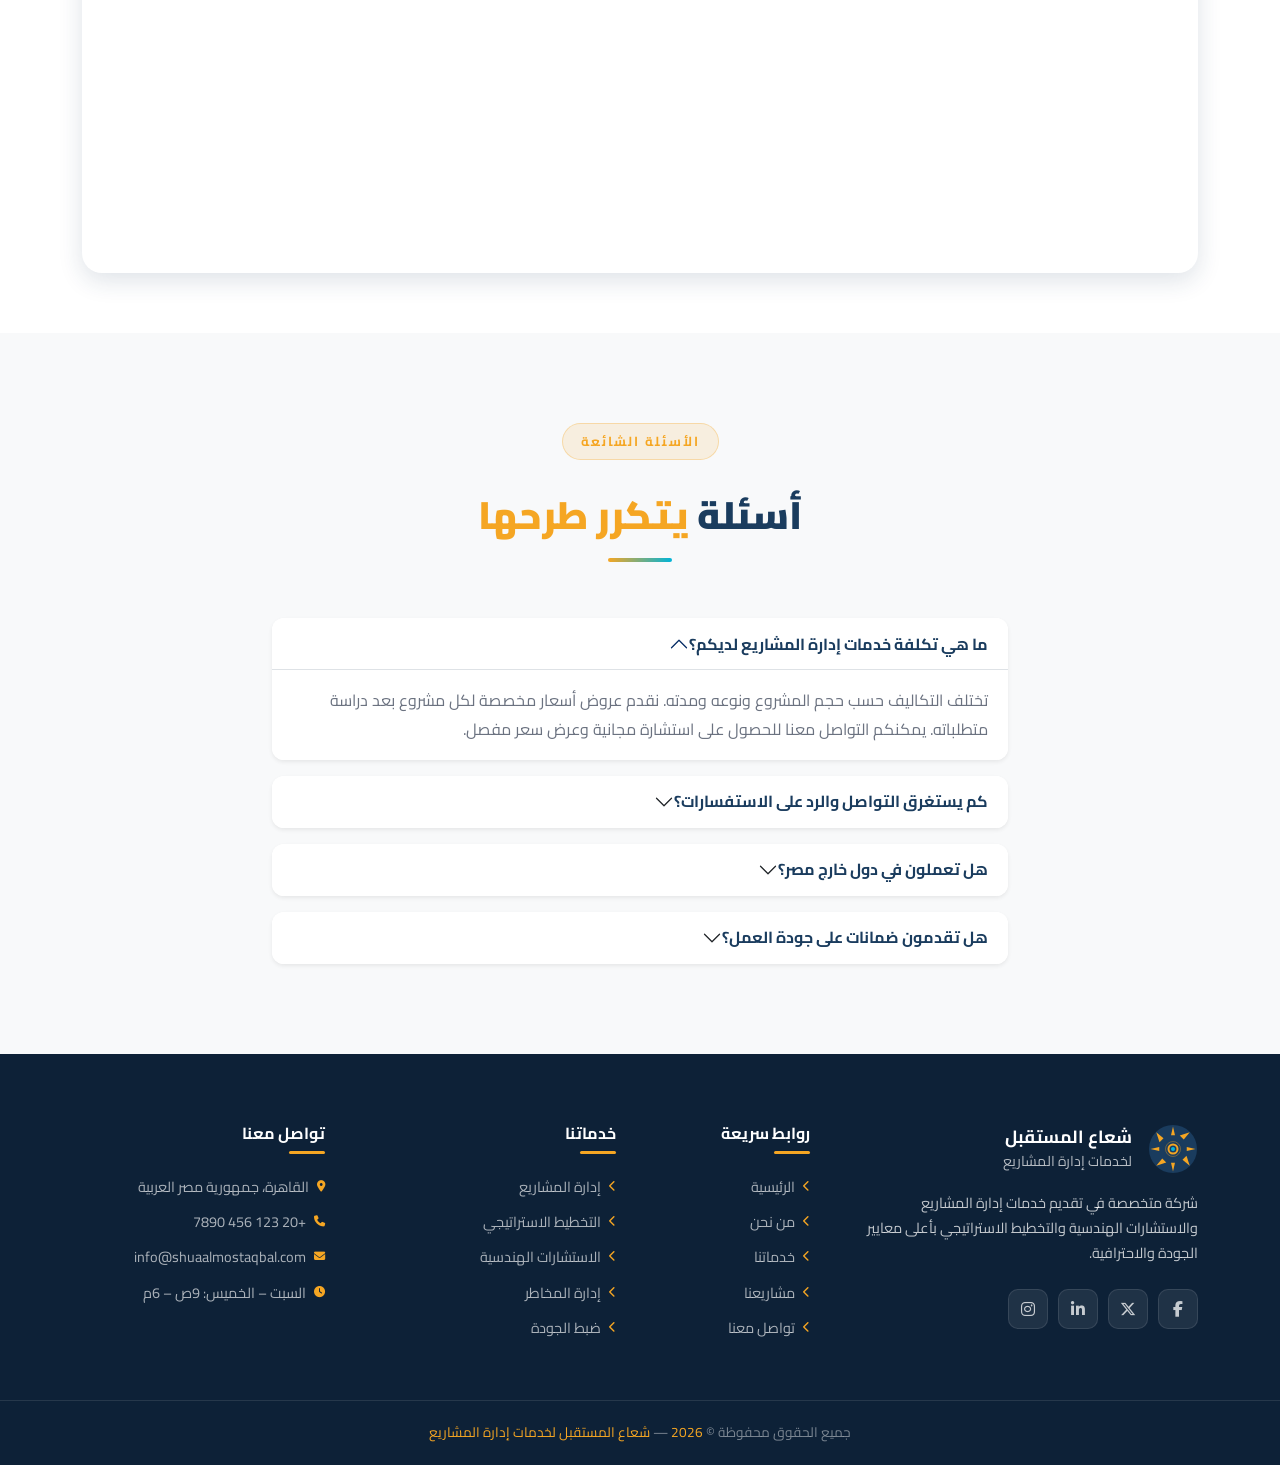
<file: contact.html>
<!DOCTYPE html>
<html lang="ar" dir="rtl">
<head>
  <meta charset="UTF-8"/>
  <meta name="viewport" content="width=device-width, initial-scale=1.0"/>
  <meta name="description" content="تواصل معنا - شعاع المستقبل لخدمات إدارة المشاريع"/>
  <title>تواصل معنا | شعاع المستقبل</title>
  <link rel="stylesheet" href="https://cdn.jsdelivr.net/npm/bootstrap@5.3.2/dist/css/bootstrap.min.css" integrity="sha384-T3c6CoIi6uLrA9TneNEoa7RxnatzjcDSCmG1MXxSR1GAsXEV/Dwwykc2MPK8M2HN" crossorigin="anonymous"/>
  <link rel="stylesheet" href="https://cdnjs.cloudflare.com/ajax/libs/font-awesome/6.5.0/css/all.min.css"/>
  <link rel="stylesheet" href="https://unpkg.com/aos@2.3.1/dist/aos.css"/>
  <link rel="stylesheet" href="assets/css/style.css"/>
</head>
<body>

<div id="loading-screen">
  <div class="loader-logo"><img src="assets/images/logo.svg" alt="شعاع المستقبل" width="72" height="72"/></div>
  <div class="loader-spinner"></div>
</div>

<nav class="navbar navbar-expand-lg">
  <div class="container">
    <a class="navbar-brand" href="index.html">
      <img src="assets/images/logo.svg" alt="شعاع المستقبل" width="46" height="46"/>
      <span class="brand-text">شعاع المستقبل<br/><small style="font-weight:400;font-size:.75em;opacity:.8;">لخدمات إدارة المشاريع</small></span>
    </a>
    <button class="navbar-toggler ms-auto" type="button" data-bs-toggle="collapse" data-bs-target="#navMenu">
      <span class="navbar-toggler-icon"></span>
    </button>
    <div class="collapse navbar-collapse" id="navMenu">
      <ul class="navbar-nav me-auto gap-1">
        <li class="nav-item"><a class="nav-link" href="index.html">الرئيسية</a></li>
        <li class="nav-item"><a class="nav-link" href="about.html">من نحن</a></li>
        <li class="nav-item"><a class="nav-link" href="services.html">خدماتنا</a></li>
        <li class="nav-item"><a class="nav-link" href="projects.html">مشاريعنا</a></li>
        <li class="nav-item"><a class="nav-link active" href="contact.html">تواصل معنا</a></li>
      </ul>
      <a href="contact.html" class="btn-primary-custom ms-3">
        <i class="fas fa-phone-alt"></i> تواصل معنا
      </a>
    </div>
  </div>
</nav>

<!-- PAGE HERO -->
<section class="page-hero">
  <div class="container">
    <h1 data-aos="fade-up">تواصل معنا</h1>
    <p data-aos="fade-up" data-aos-delay="100">نحن هنا للإجابة على استفساراتكم ومناقشة مشاريعكم</p>
    <div class="breadcrumb-custom" data-aos="fade-up" data-aos-delay="200">
      <a href="index.html">الرئيسية</a>
      <span>/</span>
      <span style="color:var(--secondary)">تواصل معنا</span>
    </div>
  </div>
</section>

<!-- CONTACT SECTION -->
<section class="section-padding" style="background:var(--bg-light);">
  <div class="container">
    <div class="row g-5">

      <!-- FORM -->
      <div class="col-lg-7" data-aos="fade-right" data-aos-delay="100">
        <div class="contact-form-card">
          <div class="mb-4">
            <span class="section-tag">راسلنا</span>
            <h2 class="section-title mt-3" style="font-size:1.8rem;">أرسل لنا <span>رسالتك</span></h2>
            <p style="color:var(--text-muted);font-size:.93rem;">يسعدنا الرد على استفساراتكم وتقديم الدعم المطلوب. فريقنا جاهز دائماً لمساعدتكم.</p>
          </div>

          <form id="contact-form" novalidate>
            <div class="row g-3">
              <div class="col-md-6">
                <label for="fullname" class="form-label">الاسم الكامل <span style="color:red;">*</span></label>
                <input type="text" id="fullname" name="fullname" class="form-control" placeholder="محمد أحمد" required/>
                <div class="invalid-feedback">الرجاء إدخال اسمك الكامل</div>
              </div>
              <div class="col-md-6">
                <label for="email" class="form-label">البريد الإلكتروني <span style="color:red;">*</span></label>
                <input type="email" id="email" name="email" class="form-control" placeholder="example@email.com" required/>
                <div class="invalid-feedback">الرجاء إدخال بريد إلكتروني صحيح</div>
              </div>
              <div class="col-md-6">
                <label for="phone" class="form-label">رقم الهاتف <span style="color:red;">*</span></label>
                <input type="tel" id="phone" name="phone" class="form-control" placeholder="+20 123 456 7890" required/>
                <div class="invalid-feedback">الرجاء إدخال رقم هاتف صحيح</div>
              </div>
              <div class="col-md-6">
                <label for="service" class="form-label">نوع الخدمة المطلوبة</label>
                <select id="service" name="service" class="form-select">
                  <option value="" selected disabled>اختر الخدمة...</option>
                  <option value="pm">إدارة المشاريع</option>
                  <option value="sp">التخطيط الاستراتيجي</option>
                  <option value="ec">الاستشارات الهندسية</option>
                  <option value="rm">إدارة المخاطر</option>
                  <option value="qc">ضبط الجودة</option>
                  <option value="td">التدريب والتطوير</option>
                  <option value="other">أخرى</option>
                </select>
              </div>
              <div class="col-12">
                <label for="subject" class="form-label">موضوع الرسالة <span style="color:red;">*</span></label>
                <input type="text" id="subject" name="subject" class="form-control" placeholder="موضوع الرسالة" required/>
                <div class="invalid-feedback">الرجاء إدخال موضوع الرسالة</div>
              </div>
              <div class="col-12">
                <label for="message" class="form-label">نص الرسالة <span style="color:red;">*</span></label>
                <textarea id="message" name="message" class="form-control" placeholder="اكتب رسالتك هنا..." required></textarea>
                <div class="invalid-feedback">الرجاء كتابة رسالتك</div>
              </div>
              <div class="col-12 mt-2">
                <button type="submit" class="btn-primary-custom w-100 justify-content-center" style="font-size:1.05rem;padding:16px;">
                  <i class="fas fa-paper-plane"></i> إرسال الرسالة
                </button>
              </div>
            </div>
          </form>
        </div>
      </div>

      <!-- CONTACT INFO -->
      <div class="col-lg-5" data-aos="fade-left" data-aos-delay="200">
        <div class="contact-info-card">
          <span class="section-tag" style="background:rgba(245,166,35,.15);border-color:rgba(245,166,35,.3);">معلومات التواصل</span>
          <h3 style="font-size:1.5rem;font-weight:900;color:var(--white);margin:16px 0 28px;">نحن هنا من أجلكم</h3>

          <div class="contact-info-item">
            <div class="ci-icon"><i class="fas fa-map-marker-alt"></i></div>
            <div class="ci-text">
              <h6>عنواننا</h6>
              <p>القاهرة الجديدة، شارع التسعين الشمالي<br/>برج المال، الدور 12، القاهرة، مصر</p>
            </div>
          </div>

          <div class="contact-info-item">
            <div class="ci-icon"><i class="fas fa-phone-alt"></i></div>
            <div class="ci-text">
              <h6>هاتف الاتصال</h6>
              <p>
                <a href="tel:+201234567890" style="color:white;">+20 123 456 7890</a><br/>
                <a href="tel:+201098765432" style="color:rgba(255,255,255,0.75);font-size:.9rem;">200+ 10 9876 5432</a>
              </p>
            </div>
          </div>

          <div class="contact-info-item">
            <div class="ci-icon"><i class="fas fa-envelope"></i></div>
            <div class="ci-text">
              <h6>البريد الإلكتروني</h6>
              <p>
                <a href="mailto:info@shuaalmostaqbal.com" style="color:white;">info@shuaalmostaqbal.com</a><br/>
                <a href="mailto:projects@shuaalmostaqbal.com" style="color:rgba(255,255,255,0.75);font-size:.9rem;">projects@shuaalmostaqbal.com</a>
              </p>
            </div>
          </div>

          <div class="contact-info-item">
            <div class="ci-icon"><i class="fas fa-clock"></i></div>
            <div class="ci-text">
              <h6>ساعات العمل</h6>
              <p>السبت – الخميس: 9:00 ص – 6:00 م<br/><span style="font-size:.85rem;opacity:.75;">الجمعة: مغلق</span></p>
            </div>
          </div>

          <div style="border-top:1px solid rgba(255,255,255,.12);padding-top:24px;margin-top:8px;">
            <h6 style="color:rgba(255,255,255,.65);font-size:.85rem;font-weight:600;margin-bottom:14px;">تابعونا على</h6>
            <div class="social-links">
              <a href="#" class="social-link" aria-label="Facebook"><i class="fab fa-facebook-f"></i></a>
              <a href="#" class="social-link" aria-label="Twitter"><i class="fab fa-x-twitter"></i></a>
              <a href="#" class="social-link" aria-label="LinkedIn"><i class="fab fa-linkedin-in"></i></a>
              <a href="#" class="social-link" aria-label="Instagram"><i class="fab fa-instagram"></i></a>
            </div>
          </div>
        </div>
      </div>

    </div>
  </div>
</section>

<!-- MAP -->
<section class="section-padding-sm bg-white">
  <div class="container" data-aos="fade-up">
    <div class="section-header" style="margin-bottom:32px;">
      <span class="section-tag">موقعنا</span>
      <h3 class="section-title mt-3" style="font-size:1.6rem;">نجدنا <span>على الخريطة</span></h3>
    </div>
    <div class="map-wrapper">
      <iframe
        src="https://www.google.com/maps/embed?pb=!1m18!1m12!1m3!1d3453.671!2d31.2357!3d30.0444!2m3!1f0!2f0!3f0!3m2!1i1024!2i768!4f13.1!3m3!1m2!1s0x0%3A0x0!2zMzDCsDAyJzM5LjkiTiAzMcKwMTQnMDguNSJF!5e0!3m2!1sen!2seg!4v1234567890"
        allowfullscreen=""
        loading="lazy"
        referrerpolicy="no-referrer-when-downgrade"
        title="موقع شعاع المستقبل على الخريطة">
      </iframe>
    </div>
  </div>
</section>

<!-- FAQ -->
<section class="section-padding" style="background:var(--bg-light);">
  <div class="container">
    <div class="section-header" data-aos="fade-up">
      <span class="section-tag">الأسئلة الشائعة</span>
      <h2 class="section-title mt-3">أسئلة <span>يتكرر طرحها</span></h2>
      <div class="section-divider"></div>
    </div>
    <div class="row justify-content-center">
      <div class="col-lg-8">
        <div class="accordion" id="faqAccordion">

          <div class="accordion-item border-0 mb-3 shadow-sm" style="border-radius:12px !important;overflow:hidden;" data-aos="fade-up" data-aos-delay="0">
            <h2 class="accordion-header">
              <button class="accordion-button" type="button" data-bs-toggle="collapse" data-bs-target="#faq1" style="font-family:Cairo,sans-serif;font-weight:700;color:var(--primary);background:white;">
                ما هي تكلفة خدمات إدارة المشاريع لديكم؟
              </button>
            </h2>
            <div id="faq1" class="accordion-collapse collapse show" data-bs-parent="#faqAccordion">
              <div class="accordion-body" style="font-family:Cairo,sans-serif;color:var(--text-muted);line-height:1.8;background:white;">
                تختلف التكاليف حسب حجم المشروع ونوعه ومدته. نقدم عروض أسعار مخصصة لكل مشروع بعد دراسة متطلباته. يمكنكم التواصل معنا للحصول على استشارة مجانية وعرض سعر مفصل.
              </div>
            </div>
          </div>

          <div class="accordion-item border-0 mb-3 shadow-sm" style="border-radius:12px !important;overflow:hidden;" data-aos="fade-up" data-aos-delay="100">
            <h2 class="accordion-header">
              <button class="accordion-button collapsed" type="button" data-bs-toggle="collapse" data-bs-target="#faq2" style="font-family:Cairo,sans-serif;font-weight:700;color:var(--primary);background:white;">
                كم يستغرق التواصل والرد على الاستفسارات؟
              </button>
            </h2>
            <div id="faq2" class="accordion-collapse collapse" data-bs-parent="#faqAccordion">
              <div class="accordion-body" style="font-family:Cairo,sans-serif;color:var(--text-muted);line-height:1.8;background:white;">
                نلتزم بالرد على جميع الاستفسارات خلال 24 ساعة من وقت الاستلام في أيام العمل الرسمية. للطوارئ يمكنكم الاتصال مباشرة على أرقام هواتفنا.
              </div>
            </div>
          </div>

          <div class="accordion-item border-0 mb-3 shadow-sm" style="border-radius:12px !important;overflow:hidden;" data-aos="fade-up" data-aos-delay="200">
            <h2 class="accordion-header">
              <button class="accordion-button collapsed" type="button" data-bs-toggle="collapse" data-bs-target="#faq3" style="font-family:Cairo,sans-serif;font-weight:700;color:var(--primary);background:white;">
                هل تعملون في دول خارج مصر؟
              </button>
            </h2>
            <div id="faq3" class="accordion-collapse collapse" data-bs-parent="#faqAccordion">
              <div class="accordion-body" style="font-family:Cairo,sans-serif;color:var(--text-muted);line-height:1.8;background:white;">
                نعم، نعمل في 12 دولة عربية وأفريقية، بما تشمل دول الخليج العربي وبعض الدول الأفريقية. لدينا فرق متخصصة في كل منطقة لضمان تقديم الخدمة على أعلى مستوى.
              </div>
            </div>
          </div>

          <div class="accordion-item border-0 shadow-sm" style="border-radius:12px !important;overflow:hidden;" data-aos="fade-up" data-aos-delay="300">
            <h2 class="accordion-header">
              <button class="accordion-button collapsed" type="button" data-bs-toggle="collapse" data-bs-target="#faq4" style="font-family:Cairo,sans-serif;font-weight:700;color:var(--primary);background:white;">
                هل تقدمون ضمانات على جودة العمل؟
              </button>
            </h2>
            <div id="faq4" class="accordion-collapse collapse" data-bs-parent="#faqAccordion">
              <div class="accordion-body" style="font-family:Cairo,sans-serif;color:var(--text-muted);line-height:1.8;background:white;">
                نعم، نلتزم بضمانات واضحة لجودة العمل وفق معايير ISO 9001 المعتمدة. كل مشروع يمر بمراحل مراجعة دقيقة، ونوفر خدمة ما بعد التسليم لضمان رضا العملاء الكامل.
              </div>
            </div>
          </div>

        </div>
      </div>
    </div>
  </div>
</section>

<!-- FOOTER -->
<footer class="footer">
  <div class="container">
    <div class="row g-5">
      <div class="col-lg-4 col-md-6">
        <div class="footer-brand d-flex align-items-center gap-3 mb-3">
          <img src="assets/images/logo.svg" alt="شعاع المستقبل" width="50" height="50"/>
          <span class="brand-text">شعاع المستقبل<br/><small style="font-weight:400;opacity:.7;font-size:.8em">لخدمات إدارة المشاريع</small></span>
        </div>
        <p class="footer-desc">شركة متخصصة في تقديم خدمات إدارة المشاريع والاستشارات الهندسية والتخطيط الاستراتيجي بأعلى معايير الجودة والاحترافية.</p>
        <div class="social-links mt-4">
          <a href="#" class="social-link" aria-label="Facebook"><i class="fab fa-facebook-f"></i></a>
          <a href="#" class="social-link" aria-label="Twitter"><i class="fab fa-x-twitter"></i></a>
          <a href="#" class="social-link" aria-label="LinkedIn"><i class="fab fa-linkedin-in"></i></a>
          <a href="#" class="social-link" aria-label="Instagram"><i class="fab fa-instagram"></i></a>
        </div>
      </div>
      <div class="col-lg-2 col-md-6">
        <h6>روابط سريعة</h6>
        <ul class="footer-links">
          <li><a href="index.html"><i class="fas fa-chevron-left"></i> الرئيسية</a></li>
          <li><a href="about.html"><i class="fas fa-chevron-left"></i> من نحن</a></li>
          <li><a href="services.html"><i class="fas fa-chevron-left"></i> خدماتنا</a></li>
          <li><a href="projects.html"><i class="fas fa-chevron-left"></i> مشاريعنا</a></li>
          <li><a href="contact.html"><i class="fas fa-chevron-left"></i> تواصل معنا</a></li>
        </ul>
      </div>
      <div class="col-lg-3 col-md-6">
        <h6>خدماتنا</h6>
        <ul class="footer-links">
          <li><a href="services.html"><i class="fas fa-chevron-left"></i> إدارة المشاريع</a></li>
          <li><a href="services.html"><i class="fas fa-chevron-left"></i> التخطيط الاستراتيجي</a></li>
          <li><a href="services.html"><i class="fas fa-chevron-left"></i> الاستشارات الهندسية</a></li>
          <li><a href="services.html"><i class="fas fa-chevron-left"></i> إدارة المخاطر</a></li>
          <li><a href="services.html"><i class="fas fa-chevron-left"></i> ضبط الجودة</a></li>
        </ul>
      </div>
      <div class="col-lg-3 col-md-6">
        <h6>تواصل معنا</h6>
        <ul class="footer-links">
          <li><a href="#"><i class="fas fa-map-marker-alt" style="color:var(--secondary)"></i> القاهرة، جمهورية مصر العربية</a></li>
          <li><a href="tel:+201234567890"><i class="fas fa-phone" style="color:var(--secondary)"></i> +20 123 456 7890</a></li>
          <li><a href="mailto:info@shuaalmostaqbal.com"><i class="fas fa-envelope" style="color:var(--secondary)"></i> info@shuaalmostaqbal.com</a></li>
          <li><a href="#"><i class="fas fa-clock" style="color:var(--secondary)"></i> السبت – الخميس: 9ص – 6م</a></li>
        </ul>
      </div>
    </div>
  </div>
  <div class="footer-bottom">
    <div class="container">
      جميع الحقوق محفوظة &copy; <span id="year"></span> — <span>شعاع المستقبل لخدمات إدارة المشاريع</span>
    </div>
  </div>
</footer>

<button id="scroll-top" aria-label="العودة للأعلى"><i class="fas fa-arrow-up"></i></button>

<script src="https://code.jquery.com/jquery-3.7.1.min.js" integrity="sha256-/JqT3SQfawRcv/BIHPThkBvs0OEvtFFmqPF/lYI/Cxo=" crossorigin="anonymous"></script>
<script src="https://cdn.jsdelivr.net/npm/bootstrap@5.3.2/dist/js/bootstrap.bundle.min.js" integrity="sha384-C6RzsynM9kWDrMNeT87bh95OGNyZPhcTNXj1NW7RuBCsyN/o0jlpcV8Qyq46cDfL" crossorigin="anonymous"></script>
<script src="https://unpkg.com/aos@2.3.1/dist/aos.js"></script>
<script src="assets/js/main.js"></script>
<script>document.getElementById("year").textContent = new Date().getFullYear();</script>
</body>
</html>
</file>
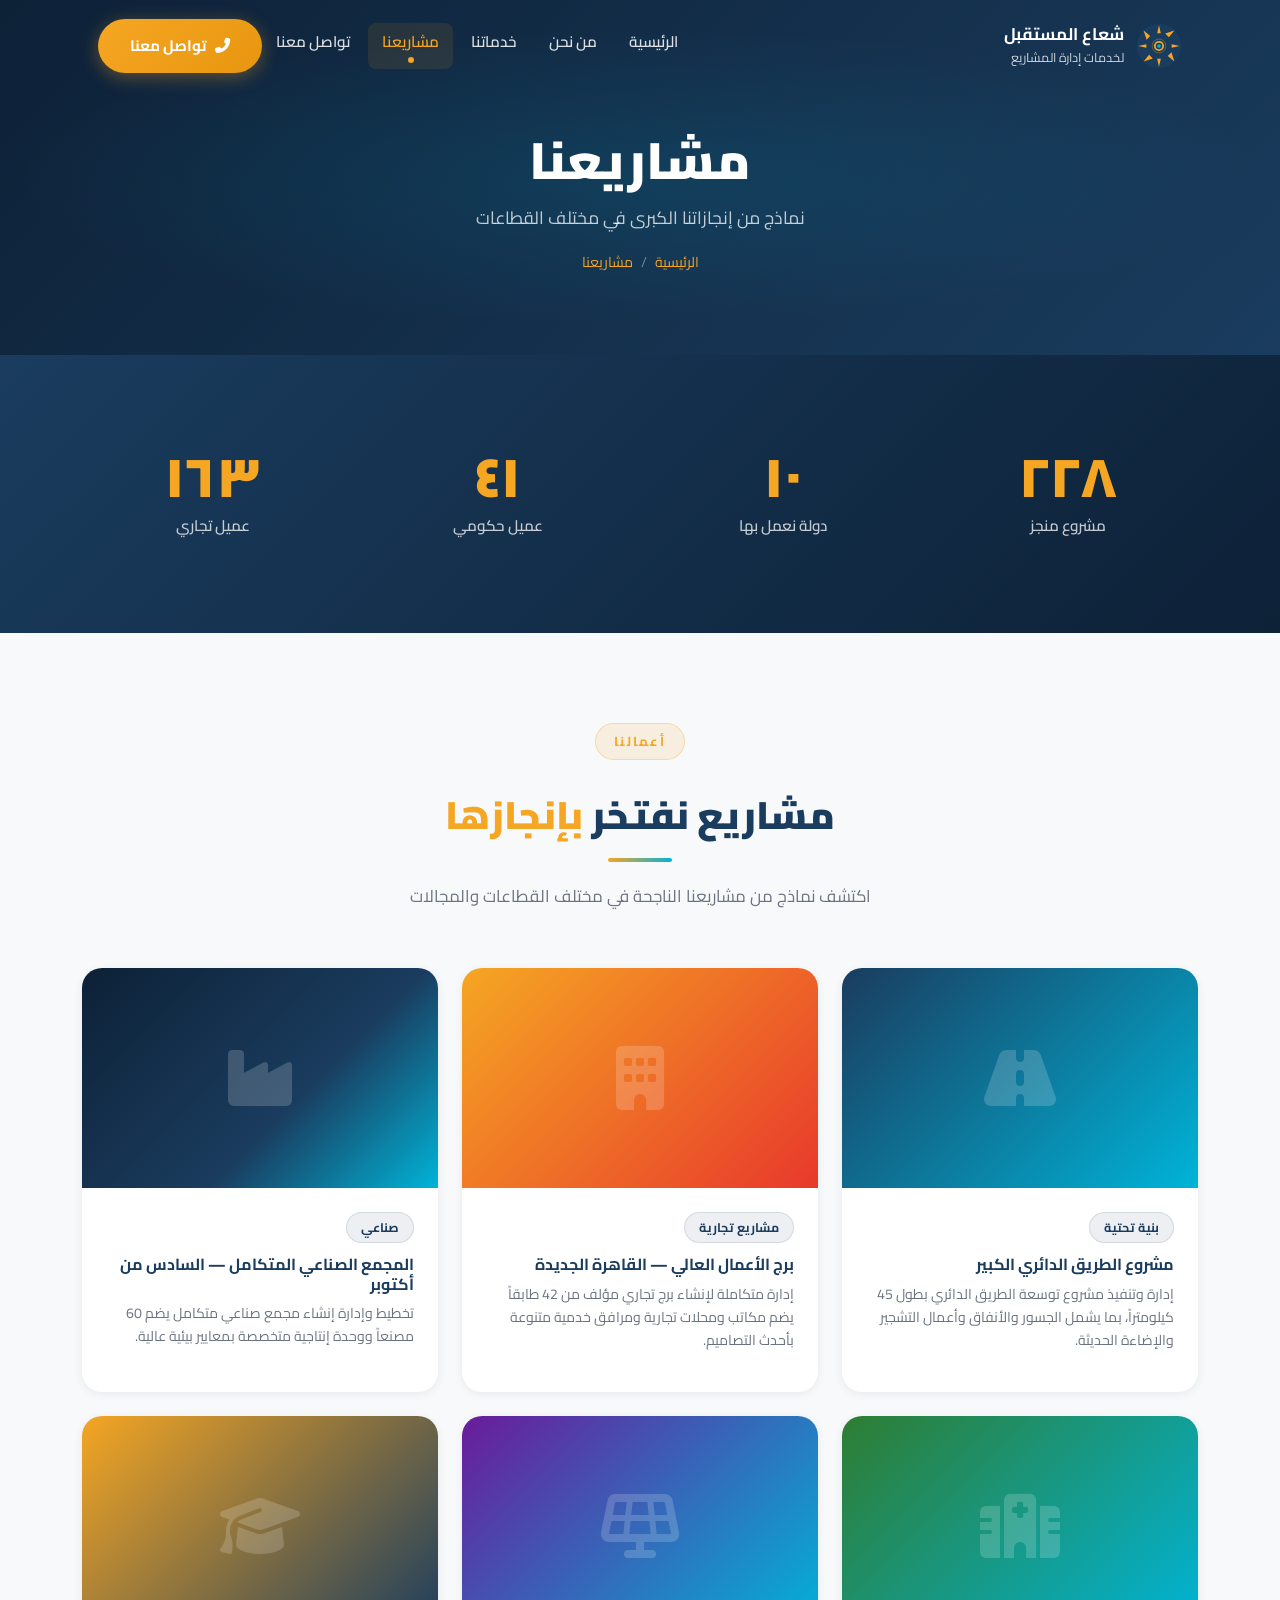
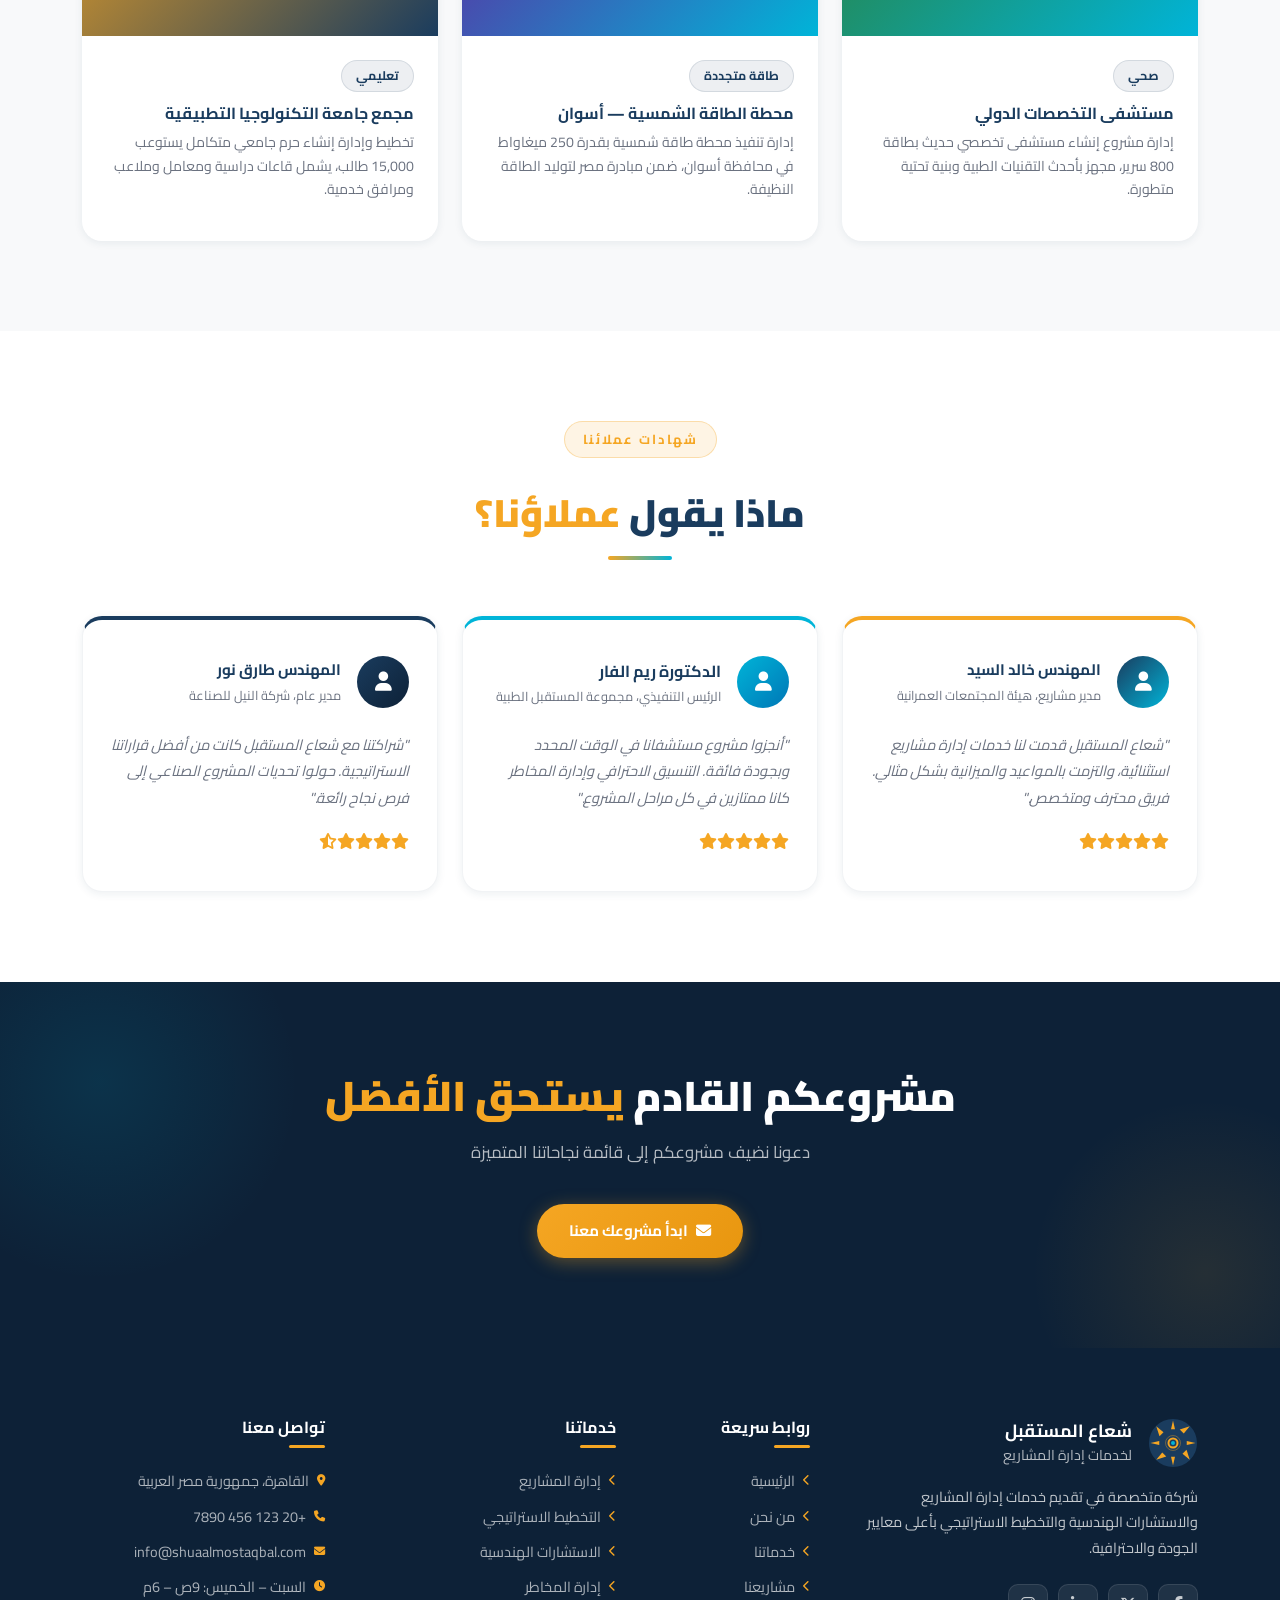
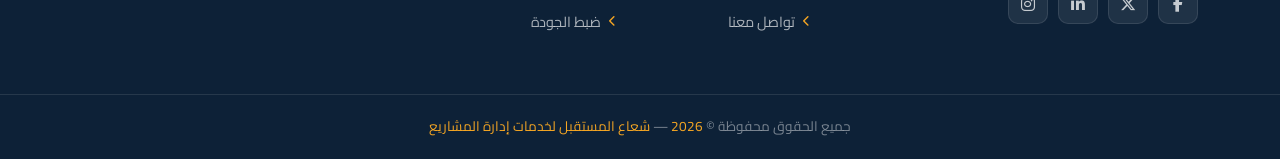
<file: projects.html>
<!DOCTYPE html>
<html lang="ar" dir="rtl">
<head>
  <meta charset="UTF-8"/>
  <meta name="viewport" content="width=device-width, initial-scale=1.0"/>
  <meta name="description" content="مشاريعنا - شعاع المستقبل لخدمات إدارة المشاريع"/>
  <title>مشاريعنا | شعاع المستقبل</title>
  <link rel="stylesheet" href="https://cdn.jsdelivr.net/npm/bootstrap@5.3.2/dist/css/bootstrap.min.css" integrity="sha384-T3c6CoIi6uLrA9TneNEoa7RxnatzjcDSCmG1MXxSR1GAsXEV/Dwwykc2MPK8M2HN" crossorigin="anonymous"/>
  <link rel="stylesheet" href="https://cdnjs.cloudflare.com/ajax/libs/font-awesome/6.5.0/css/all.min.css"/>
  <link rel="stylesheet" href="https://unpkg.com/aos@2.3.1/dist/aos.css"/>
  <link rel="stylesheet" href="assets/css/style.css"/>
</head>
<body>

<div id="loading-screen">
  <div class="loader-logo"><img src="assets/images/logo.svg" alt="شعاع المستقبل" width="72" height="72"/></div>
  <div class="loader-spinner"></div>
</div>

<nav class="navbar navbar-expand-lg">
  <div class="container">
    <a class="navbar-brand" href="index.html">
      <img src="assets/images/logo.svg" alt="شعاع المستقبل" width="46" height="46"/>
      <span class="brand-text">شعاع المستقبل<br/><small style="font-weight:400;font-size:.75em;opacity:.8;">لخدمات إدارة المشاريع</small></span>
    </a>
    <button class="navbar-toggler ms-auto" type="button" data-bs-toggle="collapse" data-bs-target="#navMenu">
      <span class="navbar-toggler-icon"></span>
    </button>
    <div class="collapse navbar-collapse" id="navMenu">
      <ul class="navbar-nav me-auto gap-1">
        <li class="nav-item"><a class="nav-link" href="index.html">الرئيسية</a></li>
        <li class="nav-item"><a class="nav-link" href="about.html">من نحن</a></li>
        <li class="nav-item"><a class="nav-link" href="services.html">خدماتنا</a></li>
        <li class="nav-item"><a class="nav-link active" href="projects.html">مشاريعنا</a></li>
        <li class="nav-item"><a class="nav-link" href="contact.html">تواصل معنا</a></li>
      </ul>
      <a href="contact.html" class="btn-primary-custom ms-3">
        <i class="fas fa-phone-alt"></i> تواصل معنا
      </a>
    </div>
  </div>
</nav>

<!-- PAGE HERO -->
<section class="page-hero">
  <div class="container">
    <h1 data-aos="fade-up">مشاريعنا</h1>
    <p data-aos="fade-up" data-aos-delay="100">نماذج من إنجازاتنا الكبرى في مختلف القطاعات</p>
    <div class="breadcrumb-custom" data-aos="fade-up" data-aos-delay="200">
      <a href="index.html">الرئيسية</a>
      <span>/</span>
      <span style="color:var(--secondary)">مشاريعنا</span>
    </div>
  </div>
</section>

<!-- STATS BAR -->
<section class="stats-section">
  <div class="container">
    <div class="row text-center g-4">
      <div class="col-6 col-md-3" data-aos="fade-up" data-aos-delay="0">
        <div class="stat-item">
          <div class="stat-number" data-counter data-target="250">0</div>
          <div class="stat-label">مشروع منجز</div>
        </div>
      </div>
      <div class="col-6 col-md-3" data-aos="fade-up" data-aos-delay="100">
        <div class="stat-item">
          <div class="stat-number" data-counter data-target="12">0</div>
          <div class="stat-label">دولة نعمل بها</div>
        </div>
      </div>
      <div class="col-6 col-md-3" data-aos="fade-up" data-aos-delay="200">
        <div class="stat-item">
          <div class="stat-number" data-counter data-target="45">0</div>
          <div class="stat-label">عميل حكومي</div>
        </div>
      </div>
      <div class="col-6 col-md-3" data-aos="fade-up" data-aos-delay="300">
        <div class="stat-item">
          <div class="stat-number" data-counter data-target="180">0</div>
          <div class="stat-label">عميل تجاري</div>
        </div>
      </div>
    </div>
  </div>
</section>

<!-- PROJECTS GRID -->
<section class="section-padding" style="background:var(--bg-light);">
  <div class="container">
    <div class="section-header" data-aos="fade-up">
      <span class="section-tag">أعمالنا</span>
      <h2 class="section-title mt-3">مشاريع نفتخر <span>بإنجازها</span></h2>
      <div class="section-divider"></div>
      <p class="section-subtitle">اكتشف نماذج من مشاريعنا الناجحة في مختلف القطاعات والمجالات</p>
    </div>

    <div class="row g-4">

      <!-- Project 1 -->
      <div class="col-md-6 col-lg-4" data-aos="fade-up" data-aos-delay="0">
        <div class="project-card">
          <div class="project-image">
            <div class="gradient-cover grad-1">
              <div class="grad-bg-icon"><i class="fas fa-road"></i></div>
            </div>
            <div class="project-overlay"><i class="fas fa-external-link-alt"></i></div>
          </div>
          <div class="project-body">
            <span class="project-badge">بنية تحتية</span>
            <h5>مشروع الطريق الدائري الكبير</h5>
            <p>إدارة وتنفيذ مشروع توسعة الطريق الدائري بطول 45 كيلومتراً، بما يشمل الجسور والأنفاق وأعمال التشجير والإضاءة الحديثة.</p>
          </div>
        </div>
      </div>

      <!-- Project 2 -->
      <div class="col-md-6 col-lg-4" data-aos="fade-up" data-aos-delay="100">
        <div class="project-card">
          <div class="project-image">
            <div class="gradient-cover grad-2">
              <div class="grad-bg-icon"><i class="fas fa-building"></i></div>
            </div>
            <div class="project-overlay"><i class="fas fa-external-link-alt"></i></div>
          </div>
          <div class="project-body">
            <span class="project-badge">مشاريع تجارية</span>
            <h5>برج الأعمال العالي — القاهرة الجديدة</h5>
            <p>إدارة متكاملة لإنشاء برج تجاري مؤلف من 42 طابقاً يضم مكاتب ومحلات تجارية ومرافق خدمية متنوعة بأحدث التصاميم.</p>
          </div>
        </div>
      </div>

      <!-- Project 3 -->
      <div class="col-md-6 col-lg-4" data-aos="fade-up" data-aos-delay="200">
        <div class="project-card">
          <div class="project-image">
            <div class="gradient-cover grad-3">
              <div class="grad-bg-icon"><i class="fas fa-industry"></i></div>
            </div>
            <div class="project-overlay"><i class="fas fa-external-link-alt"></i></div>
          </div>
          <div class="project-body">
            <span class="project-badge">صناعي</span>
            <h5>المجمع الصناعي المتكامل — السادس من أكتوبر</h5>
            <p>تخطيط وإدارة إنشاء مجمع صناعي متكامل يضم 60 مصنعاً ووحدة إنتاجية متخصصة بمعايير بيئية عالية.</p>
          </div>
        </div>
      </div>

      <!-- Project 4 -->
      <div class="col-md-6 col-lg-4" data-aos="fade-up" data-aos-delay="0">
        <div class="project-card">
          <div class="project-image">
            <div class="gradient-cover grad-4">
              <div class="grad-bg-icon"><i class="fas fa-hospital"></i></div>
            </div>
            <div class="project-overlay"><i class="fas fa-external-link-alt"></i></div>
          </div>
          <div class="project-body">
            <span class="project-badge">صحي</span>
            <h5>مستشفى التخصصات الدولي</h5>
            <p>إدارة مشروع إنشاء مستشفى تخصصي حديث بطاقة 800 سرير، مجهز بأحدث التقنيات الطبية وبنية تحتية متطورة.</p>
          </div>
        </div>
      </div>

      <!-- Project 5 -->
      <div class="col-md-6 col-lg-4" data-aos="fade-up" data-aos-delay="100">
        <div class="project-card">
          <div class="project-image">
            <div class="gradient-cover grad-5">
              <div class="grad-bg-icon"><i class="fas fa-solar-panel"></i></div>
            </div>
            <div class="project-overlay"><i class="fas fa-external-link-alt"></i></div>
          </div>
          <div class="project-body">
            <span class="project-badge">طاقة متجددة</span>
            <h5>محطة الطاقة الشمسية — أسوان</h5>
            <p>إدارة تنفيذ محطة طاقة شمسية بقدرة 250 ميغاواط في محافظة أسوان، ضمن مبادرة مصر لتوليد الطاقة النظيفة.</p>
          </div>
        </div>
      </div>

      <!-- Project 6 -->
      <div class="col-md-6 col-lg-4" data-aos="fade-up" data-aos-delay="200">
        <div class="project-card">
          <div class="project-image">
            <div class="gradient-cover grad-6">
              <div class="grad-bg-icon"><i class="fas fa-graduation-cap"></i></div>
            </div>
            <div class="project-overlay"><i class="fas fa-external-link-alt"></i></div>
          </div>
          <div class="project-body">
            <span class="project-badge">تعليمي</span>
            <h5>مجمع جامعة التكنولوجيا التطبيقية</h5>
            <p>تخطيط وإدارة إنشاء حرم جامعي متكامل يستوعب 15,000 طالب، يشمل قاعات دراسية ومعامل وملاعب ومرافق خدمية.</p>
          </div>
        </div>
      </div>

    </div>
  </div>
</section>

<!-- TESTIMONIALS -->
<section class="section-padding bg-white">
  <div class="container">
    <div class="section-header" data-aos="fade-up">
      <span class="section-tag">شهادات عملائنا</span>
      <h2 class="section-title mt-3">ماذا يقول <span>عملاؤنا؟</span></h2>
      <div class="section-divider"></div>
    </div>
    <div class="row g-4">
      <div class="col-md-4" data-aos="fade-up" data-aos-delay="0">
        <div class="service-card h-100" style="border-top:4px solid var(--secondary);">
          <div class="d-flex align-items-center gap-3 mb-4">
            <div style="width:52px;height:52px;background:linear-gradient(135deg,var(--primary),var(--accent));border-radius:50%;display:flex;align-items:center;justify-content:center;flex-shrink:0;">
              <i class="fas fa-user" style="color:white;font-size:1.2rem;"></i>
            </div>
            <div>
              <div style="font-weight:700;color:var(--primary);font-size:.95rem;">المهندس خالد السيد</div>
              <div style="font-size:.8rem;color:var(--text-muted);">مدير مشاريع، هيئة المجتمعات العمرانية</div>
            </div>
          </div>
          <p style="color:var(--text-muted);font-size:.92rem;line-height:1.8;font-style:italic;">"شعاع المستقبل قدمت لنا خدمات إدارة مشاريع استثنائية، والتزمت بالمواعيد والميزانية بشكل مثالي. فريق محترف ومتخصص."</p>
          <div style="color:var(--secondary);font-size:1rem;margin-top:12px;">
            <i class="fas fa-star"></i><i class="fas fa-star"></i><i class="fas fa-star"></i><i class="fas fa-star"></i><i class="fas fa-star"></i>
          </div>
        </div>
      </div>
      <div class="col-md-4" data-aos="fade-up" data-aos-delay="100">
        <div class="service-card h-100" style="border-top:4px solid var(--accent);">
          <div class="d-flex align-items-center gap-3 mb-4">
            <div style="width:52px;height:52px;background:linear-gradient(135deg,var(--accent),#0077b6);border-radius:50%;display:flex;align-items:center;justify-content:center;flex-shrink:0;">
              <i class="fas fa-user" style="color:white;font-size:1.2rem;"></i>
            </div>
            <div>
              <div style="font-weight:700;color:var(--primary);font-size:.95rem);">الدكتورة ريم الفار</div>
              <div style="font-size:.8rem;color:var(--text-muted);">الرئيس التنفيذي، مجموعة المستقبل الطبية</div>
            </div>
          </div>
          <p style="color:var(--text-muted);font-size:.92rem;line-height:1.8;font-style:italic;">"أنجزوا مشروع مستشفانا في الوقت المحدد وبجودة فائقة. التنسيق الاحترافي وإدارة المخاطر كانا ممتازين في كل مراحل المشروع."</p>
          <div style="color:var(--secondary);font-size:1rem;margin-top:12px;">
            <i class="fas fa-star"></i><i class="fas fa-star"></i><i class="fas fa-star"></i><i class="fas fa-star"></i><i class="fas fa-star"></i>
          </div>
        </div>
      </div>
      <div class="col-md-4" data-aos="fade-up" data-aos-delay="200">
        <div class="service-card h-100" style="border-top:4px solid var(--primary);">
          <div class="d-flex align-items-center gap-3 mb-4">
            <div style="width:52px;height:52px;background:linear-gradient(135deg,var(--primary),var(--bg-dark));border-radius:50%;display:flex;align-items:center;justify-content:center;flex-shrink:0;">
              <i class="fas fa-user" style="color:white;font-size:1.2rem;"></i>
            </div>
            <div>
              <div style="font-weight:700;color:var(--primary);font-size:.95rem;">المهندس طارق نور</div>
              <div style="font-size:.8rem;color:var(--text-muted);">مدير عام، شركة النيل للصناعة</div>
            </div>
          </div>
          <p style="color:var(--text-muted);font-size:.92rem;line-height:1.8;font-style:italic;">"شراكتنا مع شعاع المستقبل كانت من أفضل قراراتنا الاستراتيجية. حولوا تحديات المشروع الصناعي إلى فرص نجاح رائعة."</p>
          <div style="color:var(--secondary);font-size:1rem;margin-top:12px;">
            <i class="fas fa-star"></i><i class="fas fa-star"></i><i class="fas fa-star"></i><i class="fas fa-star"></i><i class="fas fa-star-half-alt"></i>
          </div>
        </div>
      </div>
    </div>
  </div>
</section>

<!-- CTA -->
<section class="cta-section">
  <div class="container text-center">
    <div class="row justify-content-center">
      <div class="col-lg-8" data-aos="fade-up">
        <h2 class="cta-title">مشروعكم القادم <span style="color:var(--secondary)">يستحق الأفضل</span></h2>
        <p class="cta-subtitle">دعونا نضيف مشروعكم إلى قائمة نجاحاتنا المتميزة</p>
        <a href="contact.html" class="btn-primary-custom">
          <i class="fas fa-envelope"></i> ابدأ مشروعك معنا
        </a>
      </div>
    </div>
  </div>
</section>

<!-- FOOTER -->
<footer class="footer">
  <div class="container">
    <div class="row g-5">
      <div class="col-lg-4 col-md-6">
        <div class="footer-brand d-flex align-items-center gap-3 mb-3">
          <img src="assets/images/logo.svg" alt="شعاع المستقبل" width="50" height="50"/>
          <span class="brand-text">شعاع المستقبل<br/><small style="font-weight:400;opacity:.7;font-size:.8em">لخدمات إدارة المشاريع</small></span>
        </div>
        <p class="footer-desc">شركة متخصصة في تقديم خدمات إدارة المشاريع والاستشارات الهندسية والتخطيط الاستراتيجي بأعلى معايير الجودة والاحترافية.</p>
        <div class="social-links mt-4">
          <a href="#" class="social-link" aria-label="Facebook"><i class="fab fa-facebook-f"></i></a>
          <a href="#" class="social-link" aria-label="Twitter"><i class="fab fa-x-twitter"></i></a>
          <a href="#" class="social-link" aria-label="LinkedIn"><i class="fab fa-linkedin-in"></i></a>
          <a href="#" class="social-link" aria-label="Instagram"><i class="fab fa-instagram"></i></a>
        </div>
      </div>
      <div class="col-lg-2 col-md-6">
        <h6>روابط سريعة</h6>
        <ul class="footer-links">
          <li><a href="index.html"><i class="fas fa-chevron-left"></i> الرئيسية</a></li>
          <li><a href="about.html"><i class="fas fa-chevron-left"></i> من نحن</a></li>
          <li><a href="services.html"><i class="fas fa-chevron-left"></i> خدماتنا</a></li>
          <li><a href="projects.html"><i class="fas fa-chevron-left"></i> مشاريعنا</a></li>
          <li><a href="contact.html"><i class="fas fa-chevron-left"></i> تواصل معنا</a></li>
        </ul>
      </div>
      <div class="col-lg-3 col-md-6">
        <h6>خدماتنا</h6>
        <ul class="footer-links">
          <li><a href="services.html"><i class="fas fa-chevron-left"></i> إدارة المشاريع</a></li>
          <li><a href="services.html"><i class="fas fa-chevron-left"></i> التخطيط الاستراتيجي</a></li>
          <li><a href="services.html"><i class="fas fa-chevron-left"></i> الاستشارات الهندسية</a></li>
          <li><a href="services.html"><i class="fas fa-chevron-left"></i> إدارة المخاطر</a></li>
          <li><a href="services.html"><i class="fas fa-chevron-left"></i> ضبط الجودة</a></li>
        </ul>
      </div>
      <div class="col-lg-3 col-md-6">
        <h6>تواصل معنا</h6>
        <ul class="footer-links">
          <li><a href="#"><i class="fas fa-map-marker-alt" style="color:var(--secondary)"></i> القاهرة، جمهورية مصر العربية</a></li>
          <li><a href="tel:+201234567890"><i class="fas fa-phone" style="color:var(--secondary)"></i> +20 123 456 7890</a></li>
          <li><a href="mailto:info@shuaalmostaqbal.com"><i class="fas fa-envelope" style="color:var(--secondary)"></i> info@shuaalmostaqbal.com</a></li>
          <li><a href="#"><i class="fas fa-clock" style="color:var(--secondary)"></i> السبت – الخميس: 9ص – 6م</a></li>
        </ul>
      </div>
    </div>
  </div>
  <div class="footer-bottom">
    <div class="container">
      جميع الحقوق محفوظة &copy; <span id="year"></span> — <span>شعاع المستقبل لخدمات إدارة المشاريع</span>
    </div>
  </div>
</footer>

<button id="scroll-top" aria-label="العودة للأعلى"><i class="fas fa-arrow-up"></i></button>

<script src="https://code.jquery.com/jquery-3.7.1.min.js" integrity="sha256-/JqT3SQfawRcv/BIHPThkBvs0OEvtFFmqPF/lYI/Cxo=" crossorigin="anonymous"></script>
<script src="https://cdn.jsdelivr.net/npm/bootstrap@5.3.2/dist/js/bootstrap.bundle.min.js" integrity="sha384-C6RzsynM9kWDrMNeT87bh95OGNyZPhcTNXj1NW7RuBCsyN/o0jlpcV8Qyq46cDfL" crossorigin="anonymous"></script>
<script src="https://unpkg.com/aos@2.3.1/dist/aos.js"></script>
<script src="assets/js/main.js"></script>
<script>document.getElementById("year").textContent = new Date().getFullYear();</script>
</body>
</html>
</file>
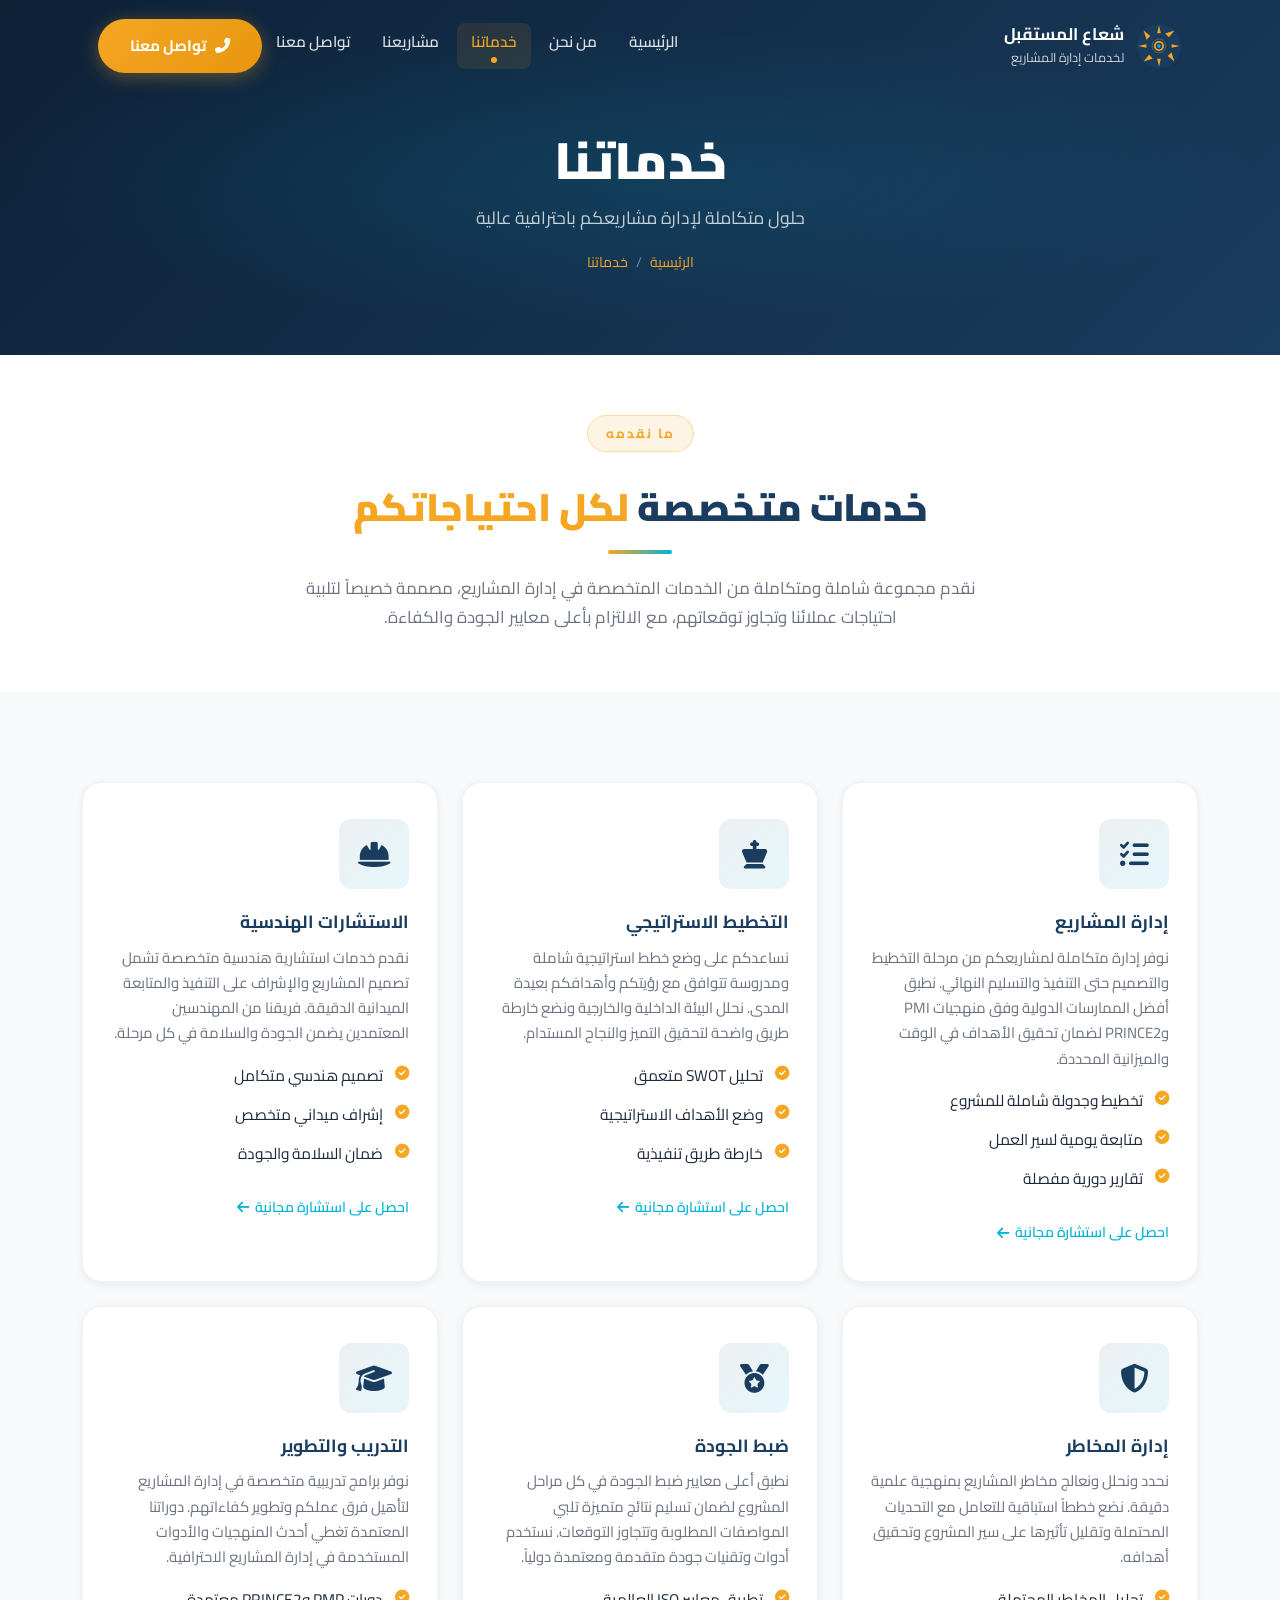
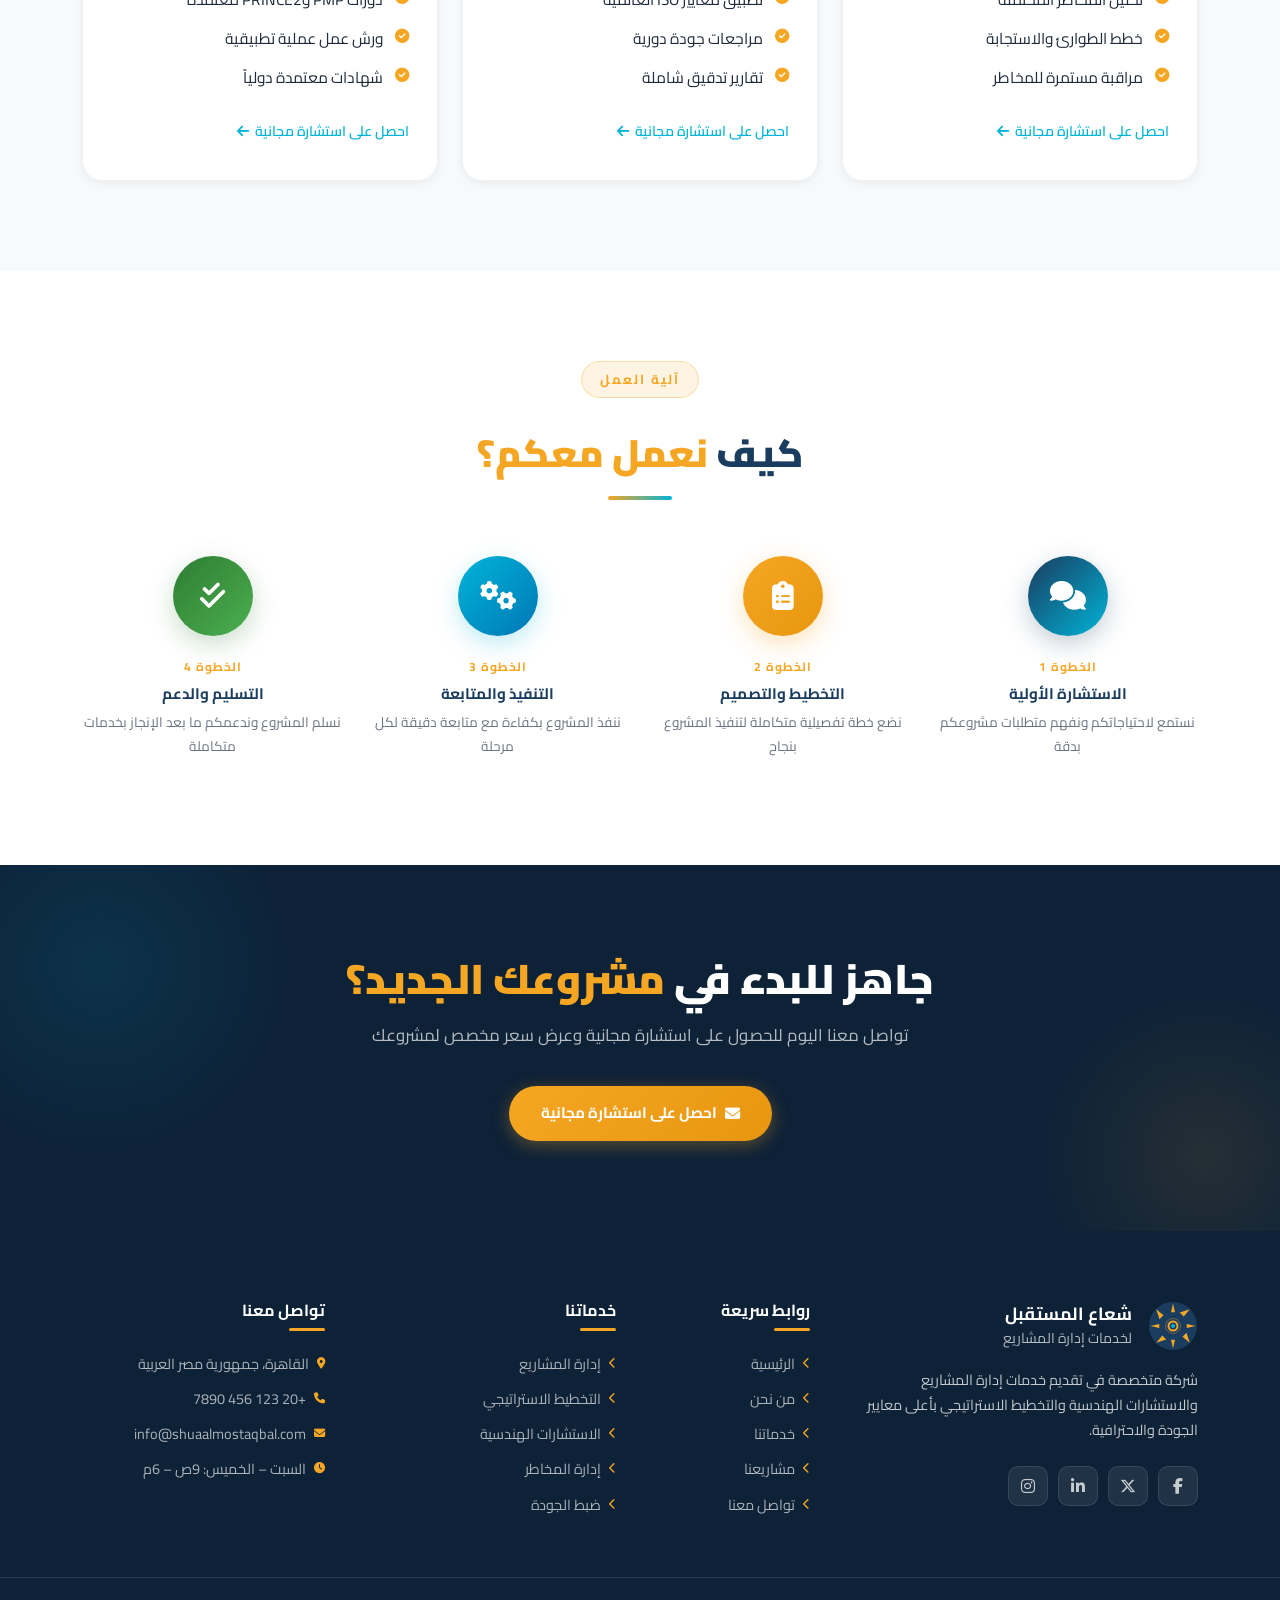
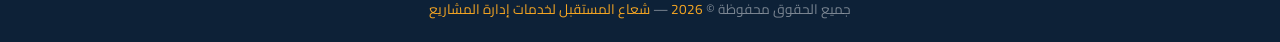
<file: services.html>
<!DOCTYPE html>
<html lang="ar" dir="rtl">
<head>
  <meta charset="UTF-8"/>
  <meta name="viewport" content="width=device-width, initial-scale=1.0"/>
  <meta name="description" content="خدماتنا - شعاع المستقبل لخدمات إدارة المشاريع"/>
  <title>خدماتنا | شعاع المستقبل</title>
  <link rel="stylesheet" href="https://cdn.jsdelivr.net/npm/bootstrap@5.3.2/dist/css/bootstrap.min.css" integrity="sha384-T3c6CoIi6uLrA9TneNEoa7RxnatzjcDSCmG1MXxSR1GAsXEV/Dwwykc2MPK8M2HN" crossorigin="anonymous"/>
  <link rel="stylesheet" href="https://cdnjs.cloudflare.com/ajax/libs/font-awesome/6.5.0/css/all.min.css"/>
  <link rel="stylesheet" href="https://unpkg.com/aos@2.3.1/dist/aos.css"/>
  <link rel="stylesheet" href="assets/css/style.css"/>
</head>
<body>

<div id="loading-screen">
  <div class="loader-logo"><img src="assets/images/logo.svg" alt="شعاع المستقبل" width="72" height="72"/></div>
  <div class="loader-spinner"></div>
</div>

<nav class="navbar navbar-expand-lg">
  <div class="container">
    <a class="navbar-brand" href="index.html">
      <img src="assets/images/logo.svg" alt="شعاع المستقبل" width="46" height="46"/>
      <span class="brand-text">شعاع المستقبل<br/><small style="font-weight:400;font-size:.75em;opacity:.8;">لخدمات إدارة المشاريع</small></span>
    </a>
    <button class="navbar-toggler ms-auto" type="button" data-bs-toggle="collapse" data-bs-target="#navMenu">
      <span class="navbar-toggler-icon"></span>
    </button>
    <div class="collapse navbar-collapse" id="navMenu">
      <ul class="navbar-nav me-auto gap-1">
        <li class="nav-item"><a class="nav-link" href="index.html">الرئيسية</a></li>
        <li class="nav-item"><a class="nav-link" href="about.html">من نحن</a></li>
        <li class="nav-item"><a class="nav-link active" href="services.html">خدماتنا</a></li>
        <li class="nav-item"><a class="nav-link" href="projects.html">مشاريعنا</a></li>
        <li class="nav-item"><a class="nav-link" href="contact.html">تواصل معنا</a></li>
      </ul>
      <a href="contact.html" class="btn-primary-custom ms-3">
        <i class="fas fa-phone-alt"></i> تواصل معنا
      </a>
    </div>
  </div>
</nav>

<!-- PAGE HERO -->
<section class="page-hero">
  <div class="container">
    <h1 data-aos="fade-up">خدماتنا</h1>
    <p data-aos="fade-up" data-aos-delay="100">حلول متكاملة لإدارة مشاريعكم باحترافية عالية</p>
    <div class="breadcrumb-custom" data-aos="fade-up" data-aos-delay="200">
      <a href="index.html">الرئيسية</a>
      <span>/</span>
      <span style="color:var(--secondary)">خدماتنا</span>
    </div>
  </div>
</section>

<!-- INTRO -->
<section class="section-padding-sm bg-white">
  <div class="container">
    <div class="row justify-content-center">
      <div class="col-lg-8 text-center" data-aos="fade-up">
        <span class="section-tag">ما نقدمه</span>
        <h2 class="section-title mt-3">خدمات متخصصة <span>لكل احتياجاتكم</span></h2>
        <div class="section-divider"></div>
        <p class="section-subtitle" style="max-width:700px;">
          نقدم مجموعة شاملة ومتكاملة من الخدمات المتخصصة في إدارة المشاريع، مصممة خصيصاً لتلبية احتياجات عملائنا وتجاوز توقعاتهم، مع الالتزام بأعلى معايير الجودة والكفاءة.
        </p>
      </div>
    </div>
  </div>
</section>

<!-- SERVICES GRID -->
<section class="section-padding" style="background:var(--bg-light);">
  <div class="container">
    <div class="row g-4">

      <!-- Service 1 -->
      <div class="col-md-6 col-lg-4" data-aos="fade-up" data-aos-delay="0">
        <div class="service-card h-100">
          <div class="service-icon"><i class="fas fa-tasks"></i></div>
          <h4>إدارة المشاريع</h4>
          <p>نوفر إدارة متكاملة لمشاريعكم من مرحلة التخطيط والتصميم حتى التنفيذ والتسليم النهائي. نطبق أفضل الممارسات الدولية وفق منهجيات PMI وPRINCE2 لضمان تحقيق الأهداف في الوقت والميزانية المحددة.</p>
          <ul class="check-list mt-3">
            <li><i class="fas fa-check-circle"></i> تخطيط وجدولة شاملة للمشروع</li>
            <li><i class="fas fa-check-circle"></i> متابعة يومية لسير العمل</li>
            <li><i class="fas fa-check-circle"></i> تقارير دورية مفصلة</li>
          </ul>
          <a href="contact.html" class="service-link mt-3">احصل على استشارة مجانية <i class="fas fa-arrow-left"></i></a>
        </div>
      </div>

      <!-- Service 2 -->
      <div class="col-md-6 col-lg-4" data-aos="fade-up" data-aos-delay="100">
        <div class="service-card h-100">
          <div class="service-icon"><i class="fas fa-chess-king"></i></div>
          <h4>التخطيط الاستراتيجي</h4>
          <p>نساعدكم على وضع خطط استراتيجية شاملة ومدروسة تتوافق مع رؤيتكم وأهدافكم بعيدة المدى. نحلل البيئة الداخلية والخارجية ونضع خارطة طريق واضحة لتحقيق التميز والنجاح المستدام.</p>
          <ul class="check-list mt-3">
            <li><i class="fas fa-check-circle"></i> تحليل SWOT متعمق</li>
            <li><i class="fas fa-check-circle"></i> وضع الأهداف الاستراتيجية</li>
            <li><i class="fas fa-check-circle"></i> خارطة طريق تنفيذية</li>
          </ul>
          <a href="contact.html" class="service-link mt-3">احصل على استشارة مجانية <i class="fas fa-arrow-left"></i></a>
        </div>
      </div>

      <!-- Service 3 -->
      <div class="col-md-6 col-lg-4" data-aos="fade-up" data-aos-delay="200">
        <div class="service-card h-100">
          <div class="service-icon"><i class="fas fa-hard-hat"></i></div>
          <h4>الاستشارات الهندسية</h4>
          <p>نقدم خدمات استشارية هندسية متخصصة تشمل تصميم المشاريع والإشراف على التنفيذ والمتابعة الميدانية الدقيقة. فريقنا من المهندسين المعتمدين يضمن الجودة والسلامة في كل مرحلة.</p>
          <ul class="check-list mt-3">
            <li><i class="fas fa-check-circle"></i> تصميم هندسي متكامل</li>
            <li><i class="fas fa-check-circle"></i> إشراف ميداني متخصص</li>
            <li><i class="fas fa-check-circle"></i> ضمان السلامة والجودة</li>
          </ul>
          <a href="contact.html" class="service-link mt-3">احصل على استشارة مجانية <i class="fas fa-arrow-left"></i></a>
        </div>
      </div>

      <!-- Service 4 -->
      <div class="col-md-6 col-lg-4" data-aos="fade-up" data-aos-delay="0">
        <div class="service-card h-100">
          <div class="service-icon"><i class="fas fa-shield-alt"></i></div>
          <h4>إدارة المخاطر</h4>
          <p>نحدد ونحلل ونعالج مخاطر المشاريع بمنهجية علمية دقيقة. نضع خططاً استباقية للتعامل مع التحديات المحتملة وتقليل تأثيرها على سير المشروع وتحقيق أهدافه.</p>
          <ul class="check-list mt-3">
            <li><i class="fas fa-check-circle"></i> تحليل المخاطر المحتملة</li>
            <li><i class="fas fa-check-circle"></i> خطط الطوارئ والاستجابة</li>
            <li><i class="fas fa-check-circle"></i> مراقبة مستمرة للمخاطر</li>
          </ul>
          <a href="contact.html" class="service-link mt-3">احصل على استشارة مجانية <i class="fas fa-arrow-left"></i></a>
        </div>
      </div>

      <!-- Service 5 -->
      <div class="col-md-6 col-lg-4" data-aos="fade-up" data-aos-delay="100">
        <div class="service-card h-100">
          <div class="service-icon"><i class="fas fa-medal"></i></div>
          <h4>ضبط الجودة</h4>
          <p>نطبق أعلى معايير ضبط الجودة في كل مراحل المشروع لضمان تسليم نتائج متميزة تلبي المواصفات المطلوبة وتتجاوز التوقعات. نستخدم أدوات وتقنيات جودة متقدمة ومعتمدة دولياً.</p>
          <ul class="check-list mt-3">
            <li><i class="fas fa-check-circle"></i> تطبيق معايير ISO العالمية</li>
            <li><i class="fas fa-check-circle"></i> مراجعات جودة دورية</li>
            <li><i class="fas fa-check-circle"></i> تقارير تدقيق شاملة</li>
          </ul>
          <a href="contact.html" class="service-link mt-3">احصل على استشارة مجانية <i class="fas fa-arrow-left"></i></a>
        </div>
      </div>

      <!-- Service 6 -->
      <div class="col-md-6 col-lg-4" data-aos="fade-up" data-aos-delay="200">
        <div class="service-card h-100">
          <div class="service-icon"><i class="fas fa-graduation-cap"></i></div>
          <h4>التدريب والتطوير</h4>
          <p>نوفر برامج تدريبية متخصصة في إدارة المشاريع لتأهيل فرق عملكم وتطوير كفاءاتهم. دوراتنا المعتمدة تغطي أحدث المنهجيات والأدوات المستخدمة في إدارة المشاريع الاحترافية.</p>
          <ul class="check-list mt-3">
            <li><i class="fas fa-check-circle"></i> دورات PMP وPRINCE2 معتمدة</li>
            <li><i class="fas fa-check-circle"></i> ورش عمل عملية تطبيقية</li>
            <li><i class="fas fa-check-circle"></i> شهادات معتمدة دولياً</li>
          </ul>
          <a href="contact.html" class="service-link mt-3">احصل على استشارة مجانية <i class="fas fa-arrow-left"></i></a>
        </div>
      </div>

    </div>
  </div>
</section>

<!-- PROCESS SECTION -->
<section class="section-padding bg-white">
  <div class="container">
    <div class="section-header" data-aos="fade-up">
      <span class="section-tag">آلية العمل</span>
      <h2 class="section-title mt-3">كيف <span>نعمل معكم؟</span></h2>
      <div class="section-divider"></div>
    </div>
    <div class="row g-4 justify-content-center">
      <div class="col-6 col-md-3" data-aos="fade-up" data-aos-delay="0">
        <div class="text-center">
          <div style="width:80px;height:80px;background:linear-gradient(135deg,var(--primary),var(--accent));border-radius:50%;display:flex;align-items:center;justify-content:center;margin:0 auto 20px;box-shadow:0 8px 24px rgba(26,60,94,0.25);">
            <i class="fas fa-comments" style="font-size:1.8rem;color:white;"></i>
          </div>
          <div style="font-size:0.75rem;font-weight:700;color:var(--secondary);letter-spacing:1px;margin-bottom:8px;">الخطوة 1</div>
          <h5 style="font-weight:700;color:var(--primary);font-size:0.95rem;">الاستشارة الأولية</h5>
          <p style="font-size:0.85rem;color:var(--text-muted);">نستمع لاحتياجاتكم ونفهم متطلبات مشروعكم بدقة</p>
        </div>
      </div>
      <div class="col-6 col-md-3" data-aos="fade-up" data-aos-delay="100">
        <div class="text-center">
          <div style="width:80px;height:80px;background:linear-gradient(135deg,var(--secondary),#e8960f);border-radius:50%;display:flex;align-items:center;justify-content:center;margin:0 auto 20px;box-shadow:0 8px 24px rgba(245,166,35,0.30);">
            <i class="fas fa-clipboard-list" style="font-size:1.8rem;color:white;"></i>
          </div>
          <div style="font-size:0.75rem;font-weight:700;color:var(--secondary);letter-spacing:1px;margin-bottom:8px;">الخطوة 2</div>
          <h5 style="font-weight:700;color:var(--primary);font-size:0.95rem;">التخطيط والتصميم</h5>
          <p style="font-size:0.85rem;color:var(--text-muted);">نضع خطة تفصيلية متكاملة لتنفيذ المشروع بنجاح</p>
        </div>
      </div>
      <div class="col-6 col-md-3" data-aos="fade-up" data-aos-delay="200">
        <div class="text-center">
          <div style="width:80px;height:80px;background:linear-gradient(135deg,#00B4D8,#0077b6);border-radius:50%;display:flex;align-items:center;justify-content:center;margin:0 auto 20px;box-shadow:0 8px 24px rgba(0,180,216,0.25);">
            <i class="fas fa-cogs" style="font-size:1.8rem;color:white;"></i>
          </div>
          <div style="font-size:0.75rem;font-weight:700;color:var(--secondary);letter-spacing:1px;margin-bottom:8px;">الخطوة 3</div>
          <h5 style="font-weight:700;color:var(--primary);font-size:0.95rem;">التنفيذ والمتابعة</h5>
          <p style="font-size:0.85rem;color:var(--text-muted);">ننفذ المشروع بكفاءة مع متابعة دقيقة لكل مرحلة</p>
        </div>
      </div>
      <div class="col-6 col-md-3" data-aos="fade-up" data-aos-delay="300">
        <div class="text-center">
          <div style="width:80px;height:80px;background:linear-gradient(135deg,#2e7d32,#4caf50);border-radius:50%;display:flex;align-items:center;justify-content:center;margin:0 auto 20px;box-shadow:0 8px 24px rgba(46,125,50,0.25);">
            <i class="fas fa-check-double" style="font-size:1.8rem;color:white;"></i>
          </div>
          <div style="font-size:0.75rem;font-weight:700;color:var(--secondary);letter-spacing:1px;margin-bottom:8px;">الخطوة 4</div>
          <h5 style="font-weight:700;color:var(--primary);font-size:0.95rem;">التسليم والدعم</h5>
          <p style="font-size:0.85rem;color:var(--text-muted);">نسلم المشروع وندعمكم ما بعد الإنجاز بخدمات متكاملة</p>
        </div>
      </div>
    </div>
  </div>
</section>

<!-- CTA -->
<section class="cta-section">
  <div class="container text-center">
    <div class="row justify-content-center">
      <div class="col-lg-8" data-aos="fade-up">
        <h2 class="cta-title">جاهز للبدء في <span style="color:var(--secondary)">مشروعك الجديد؟</span></h2>
        <p class="cta-subtitle">تواصل معنا اليوم للحصول على استشارة مجانية وعرض سعر مخصص لمشروعك</p>
        <a href="contact.html" class="btn-primary-custom">
          <i class="fas fa-envelope"></i> احصل على استشارة مجانية
        </a>
      </div>
    </div>
  </div>
</section>

<!-- FOOTER -->
<footer class="footer">
  <div class="container">
    <div class="row g-5">
      <div class="col-lg-4 col-md-6">
        <div class="footer-brand d-flex align-items-center gap-3 mb-3">
          <img src="assets/images/logo.svg" alt="شعاع المستقبل" width="50" height="50"/>
          <span class="brand-text">شعاع المستقبل<br/><small style="font-weight:400;opacity:.7;font-size:.8em">لخدمات إدارة المشاريع</small></span>
        </div>
        <p class="footer-desc">شركة متخصصة في تقديم خدمات إدارة المشاريع والاستشارات الهندسية والتخطيط الاستراتيجي بأعلى معايير الجودة والاحترافية.</p>
        <div class="social-links mt-4">
          <a href="#" class="social-link" aria-label="Facebook"><i class="fab fa-facebook-f"></i></a>
          <a href="#" class="social-link" aria-label="Twitter"><i class="fab fa-x-twitter"></i></a>
          <a href="#" class="social-link" aria-label="LinkedIn"><i class="fab fa-linkedin-in"></i></a>
          <a href="#" class="social-link" aria-label="Instagram"><i class="fab fa-instagram"></i></a>
        </div>
      </div>
      <div class="col-lg-2 col-md-6">
        <h6>روابط سريعة</h6>
        <ul class="footer-links">
          <li><a href="index.html"><i class="fas fa-chevron-left"></i> الرئيسية</a></li>
          <li><a href="about.html"><i class="fas fa-chevron-left"></i> من نحن</a></li>
          <li><a href="services.html"><i class="fas fa-chevron-left"></i> خدماتنا</a></li>
          <li><a href="projects.html"><i class="fas fa-chevron-left"></i> مشاريعنا</a></li>
          <li><a href="contact.html"><i class="fas fa-chevron-left"></i> تواصل معنا</a></li>
        </ul>
      </div>
      <div class="col-lg-3 col-md-6">
        <h6>خدماتنا</h6>
        <ul class="footer-links">
          <li><a href="services.html"><i class="fas fa-chevron-left"></i> إدارة المشاريع</a></li>
          <li><a href="services.html"><i class="fas fa-chevron-left"></i> التخطيط الاستراتيجي</a></li>
          <li><a href="services.html"><i class="fas fa-chevron-left"></i> الاستشارات الهندسية</a></li>
          <li><a href="services.html"><i class="fas fa-chevron-left"></i> إدارة المخاطر</a></li>
          <li><a href="services.html"><i class="fas fa-chevron-left"></i> ضبط الجودة</a></li>
        </ul>
      </div>
      <div class="col-lg-3 col-md-6">
        <h6>تواصل معنا</h6>
        <ul class="footer-links">
          <li><a href="#"><i class="fas fa-map-marker-alt" style="color:var(--secondary)"></i> القاهرة، جمهورية مصر العربية</a></li>
          <li><a href="tel:+201234567890"><i class="fas fa-phone" style="color:var(--secondary)"></i> +20 123 456 7890</a></li>
          <li><a href="mailto:info@shuaalmostaqbal.com"><i class="fas fa-envelope" style="color:var(--secondary)"></i> info@shuaalmostaqbal.com</a></li>
          <li><a href="#"><i class="fas fa-clock" style="color:var(--secondary)"></i> السبت – الخميس: 9ص – 6م</a></li>
        </ul>
      </div>
    </div>
  </div>
  <div class="footer-bottom">
    <div class="container">
      جميع الحقوق محفوظة &copy; <span id="year"></span> — <span>شعاع المستقبل لخدمات إدارة المشاريع</span>
    </div>
  </div>
</footer>

<button id="scroll-top" aria-label="العودة للأعلى"><i class="fas fa-arrow-up"></i></button>

<script src="https://code.jquery.com/jquery-3.7.1.min.js" integrity="sha256-/JqT3SQfawRcv/BIHPThkBvs0OEvtFFmqPF/lYI/Cxo=" crossorigin="anonymous"></script>
<script src="https://cdn.jsdelivr.net/npm/bootstrap@5.3.2/dist/js/bootstrap.bundle.min.js" integrity="sha384-C6RzsynM9kWDrMNeT87bh95OGNyZPhcTNXj1NW7RuBCsyN/o0jlpcV8Qyq46cDfL" crossorigin="anonymous"></script>
<script src="https://unpkg.com/aos@2.3.1/dist/aos.js"></script>
<script src="assets/js/main.js"></script>
<script>document.getElementById("year").textContent = new Date().getFullYear();</script>
</body>
</html>
</file>
<file: assets/css/style.css>
/* ============================================================
   شعاع المستقبل - Main Stylesheet
   ============================================================ */

/* --- Google Fonts --- */
@import url('https://fonts.googleapis.com/css2?family=Cairo:wght@300;400;600;700;900&family=Inter:wght@300;400;600;700&display=swap');

/* --- CSS Variables --- */
:root {
  --primary:    #1A3C5E;
  --secondary:  #F5A623;
  --accent:     #00B4D8;
  --bg-light:   #F8F9FA;
  --bg-dark:    #0D2137;
  --text-dark:  #1E2A3A;
  --text-muted: #6B7280;
  --white:      #FFFFFF;
  --shadow-sm:  0 2px 8px rgba(26,60,94,0.08);
  --shadow-md:  0 8px 24px rgba(26,60,94,0.14);
  --shadow-lg:  0 16px 48px rgba(26,60,94,0.20);
  --radius:     12px;
  --radius-lg:  20px;
  --transition: all 0.35s cubic-bezier(0.4, 0, 0.2, 1);
}

/* --- Reset & Base --- */
*, *::before, *::after { box-sizing: border-box; margin: 0; padding: 0; }

html {
  scroll-behavior: smooth;
  direction: rtl;
}

body {
  font-family: 'Cairo', 'Inter', sans-serif;
  direction: rtl;
  text-align: right;
  background-color: var(--bg-light);
  color: var(--text-dark);
  line-height: 1.75;
  overflow-x: hidden;
}

a { text-decoration: none; color: inherit; transition: var(--transition); }
img { max-width: 100%; }
ul { list-style: none; padding: 0; margin: 0; }

/* ============================================================
   LOADING SCREEN
   ============================================================ */
#loading-screen {
  position: fixed;
  inset: 0;
  background: var(--bg-dark);
  z-index: 9999;
  display: flex;
  align-items: center;
  justify-content: center;
  flex-direction: column;
  gap: 20px;
  transition: opacity 0.6s ease, visibility 0.6s ease;
}
#loading-screen.hidden { opacity: 0; visibility: hidden; }

.loader-logo {
  animation: pulse-logo 1.4s ease-in-out infinite;
}
.loader-spinner {
  width: 48px;
  height: 48px;
  border: 4px solid rgba(245,166,35,0.25);
  border-top-color: var(--secondary);
  border-radius: 50%;
  animation: spin 0.9s linear infinite;
}
@keyframes spin { to { transform: rotate(360deg); } }
@keyframes pulse-logo { 0%,100%{transform:scale(1);opacity:1} 50%{transform:scale(1.08);opacity:.8} }

/* ============================================================
   NAVBAR
   ============================================================ */
.navbar {
  position: fixed !important;
  top: 0;
  right: 0;
  left: 0;
  z-index: 1050;
  padding: 18px 0;
  background: transparent;
  transition: var(--transition);
}
.navbar.scrolled {
  background: var(--primary) !important;
  padding: 10px 0;
  box-shadow: var(--shadow-md);
}
.navbar-brand { display: flex; align-items: center; gap: 12px; }
.navbar-brand .brand-text {
  color: var(--white);
  font-size: 1.05rem;
  font-weight: 700;
  line-height: 1.3;
}
.navbar-nav .nav-link {
  color: rgba(255,255,255,0.85) !important;
  font-weight: 600;
  font-size: 0.95rem;
  padding: 6px 14px !important;
  border-radius: 8px;
  transition: var(--transition);
  position: relative;
}
.navbar-nav .nav-link:hover,
.navbar-nav .nav-link.active {
  color: var(--secondary) !important;
  background: rgba(245,166,35,0.10);
}
.navbar-nav .nav-link.active::after {
  content: '';
  display: block;
  width: 6px; height: 6px;
  background: var(--secondary);
  border-radius: 50%;
  margin: 2px auto 0;
}
.navbar-toggler { border-color: rgba(255,255,255,0.4); }
.navbar-toggler-icon { filter: invert(1); }

/* ============================================================
   HERO SECTION
   ============================================================ */
.hero-section {
  min-height: 100vh;
  background: linear-gradient(135deg, var(--bg-dark) 0%, var(--primary) 55%, #0a4a6e 100%);
  display: flex;
  align-items: center;
  position: relative;
  overflow: hidden;
  padding-top: 80px;
}
.hero-section::before {
  content: '';
  position: absolute;
  inset: 0;
  background: radial-gradient(ellipse 80% 60% at 50% 40%, rgba(0,180,216,0.12) 0%, transparent 70%);
}
.hero-content { position: relative; z-index: 2; }
.hero-title {
  font-size: clamp(2rem, 5vw, 3.6rem);
  font-weight: 900;
  color: var(--white);
  line-height: 1.3;
  margin-bottom: 20px;
}
.hero-title span { color: var(--secondary); }
.hero-subtitle {
  font-size: clamp(1rem, 2.5vw, 1.25rem);
  color: rgba(255,255,255,0.80);
  margin-bottom: 40px;
  max-width: 600px;
  margin-right: auto;
  margin-left: auto;
}
.hero-btns { display: flex; gap: 16px; justify-content: center; flex-wrap: wrap; }

/* Floating shapes */
.floating-shapes { position: absolute; inset: 0; z-index: 1; pointer-events: none; }
.shape {
  position: absolute;
  border-radius: 50%;
  opacity: 0.07;
  animation: float-shape 8s ease-in-out infinite;
}
.shape-1 { width: 400px; height: 400px; background: var(--accent); top: -100px; left: -100px; animation-delay: 0s; }
.shape-2 { width: 250px; height: 250px; background: var(--secondary); bottom: -60px; right: 10%; animation-delay: 2.5s; }
.shape-3 { width: 180px; height: 180px; background: var(--accent); top: 30%; right: -60px; animation-delay: 5s; }
.shape-4 { width: 120px; height: 120px; background: var(--secondary); top: 60%; left: 15%; animation-delay: 1.5s; }
@keyframes float-shape {
  0%,100% { transform: translateY(0) scale(1); }
  50%      { transform: translateY(-30px) scale(1.05); }
}

/* Scroll indicator */
.scroll-indicator {
  position: absolute;
  bottom: 36px;
  left: 50%;
  transform: translateX(-50%);
  z-index: 5;
  display: flex;
  flex-direction: column;
  align-items: center;
  gap: 6px;
  opacity: 0.6;
  animation: bounce 2s infinite;
}
.scroll-indicator span { font-size: 0.75rem; color: var(--white); letter-spacing: 1px; }
.scroll-indicator i { color: var(--secondary); font-size: 1.4rem; }
@keyframes bounce { 0%,100%{transform:translateX(-50%) translateY(0)} 50%{transform:translateX(-50%) translateY(8px)} }

/* ============================================================
   SECTION DEFAULTS
   ============================================================ */
.section-padding { padding: 90px 0; }
.section-padding-sm { padding: 60px 0; }

.section-header { margin-bottom: 56px; text-align: center; }
.section-tag {
  display: inline-block;
  background: rgba(245,166,35,0.12);
  color: var(--secondary);
  font-size: 0.82rem;
  font-weight: 700;
  letter-spacing: 2px;
  padding: 6px 18px;
  border-radius: 50px;
  margin-bottom: 14px;
  border: 1px solid rgba(245,166,35,0.3);
}
.section-title {
  font-size: clamp(1.6rem, 3.5vw, 2.4rem);
  font-weight: 900;
  color: var(--primary);
  margin-bottom: 16px;
  line-height: 1.35;
}
.section-title span { color: var(--secondary); }
.section-divider {
  width: 64px;
  height: 4px;
  background: linear-gradient(90deg, var(--secondary), var(--accent));
  border-radius: 2px;
  margin: 0 auto 20px;
}
.section-subtitle {
  color: var(--text-muted);
  font-size: 1.05rem;
  max-width: 560px;
  margin: 0 auto;
}

/* ============================================================
   BUTTONS
   ============================================================ */
.btn-primary-custom {
  background: linear-gradient(135deg, var(--secondary), #e8960f);
  color: var(--white);
  border: none;
  padding: 14px 32px;
  border-radius: 50px;
  font-weight: 700;
  font-size: 0.95rem;
  transition: var(--transition);
  box-shadow: 0 4px 18px rgba(245,166,35,0.35);
  cursor: pointer;
  display: inline-flex;
  align-items: center;
  gap: 8px;
}
.btn-primary-custom:hover {
  transform: translateY(-3px);
  box-shadow: 0 8px 28px rgba(245,166,35,0.50);
  color: var(--white);
}
.btn-outline-custom {
  background: transparent;
  color: var(--white);
  border: 2px solid rgba(255,255,255,0.55);
  padding: 12px 30px;
  border-radius: 50px;
  font-weight: 700;
  font-size: 0.95rem;
  transition: var(--transition);
  cursor: pointer;
  display: inline-flex;
  align-items: center;
  gap: 8px;
}
.btn-outline-custom:hover {
  border-color: var(--secondary);
  color: var(--secondary);
  transform: translateY(-3px);
}
.btn-accent {
  background: linear-gradient(135deg, var(--primary), #0a4a6e);
  color: var(--white);
  border: none;
  padding: 14px 36px;
  border-radius: 50px;
  font-weight: 700;
  font-size: 1rem;
  transition: var(--transition);
  box-shadow: var(--shadow-md);
  cursor: pointer;
  display: inline-flex;
  align-items: center;
  gap: 8px;
}
.btn-accent:hover {
  transform: translateY(-3px);
  box-shadow: var(--shadow-lg);
  color: var(--white);
}

/* ============================================================
   ABOUT PREVIEW
   ============================================================ */
.about-image-wrapper {
  position: relative;
  border-radius: var(--radius-lg);
  overflow: hidden;
  height: 420px;
}
.about-image-placeholder {
  width: 100%;
  height: 100%;
  background: linear-gradient(135deg, var(--primary) 0%, var(--accent) 60%, var(--secondary) 100%);
  display: flex;
  align-items: center;
  justify-content: center;
  border-radius: var(--radius-lg);
}
.about-image-placeholder i { font-size: 5rem; color: rgba(255,255,255,0.25); }
.about-badge {
  position: absolute;
  bottom: 28px;
  left: 28px;
  background: var(--white);
  border-radius: var(--radius);
  padding: 18px 24px;
  box-shadow: var(--shadow-md);
  text-align: center;
  min-width: 120px;
}
.about-badge .badge-number { font-size: 2rem; font-weight: 900; color: var(--primary); line-height: 1; }
.about-badge .badge-label { font-size: 0.8rem; color: var(--text-muted); margin-top: 4px; }
.about-image-wrapper .deco-ring {
  position: absolute;
  top: -24px;
  right: -24px;
  width: 160px; height: 160px;
  border-radius: 50%;
  border: 18px solid rgba(245,166,35,0.2);
}
.check-list li {
  display: flex;
  align-items: flex-start;
  gap: 12px;
  margin-bottom: 12px;
  font-size: 0.97rem;
  color: var(--text-dark);
}
.check-list li i { color: var(--secondary); margin-top: 4px; font-size: 0.9rem; flex-shrink: 0; }

/* ============================================================
   SERVICE CARDS
   ============================================================ */
.service-card {
  background: var(--white);
  border-radius: var(--radius-lg);
  padding: 36px 28px;
  box-shadow: var(--shadow-sm);
  transition: var(--transition);
  height: 100%;
  position: relative;
  overflow: hidden;
  border: 1px solid rgba(26,60,94,0.06);
}
.service-card::before {
  content: '';
  position: absolute;
  top: 0; right: 0;
  width: 5px;
  height: 100%;
  background: linear-gradient(180deg, var(--secondary), var(--accent));
  opacity: 0;
  transition: var(--transition);
}
.service-card:hover {
  transform: translateY(-8px);
  box-shadow: var(--shadow-lg);
}
.service-card:hover::before { opacity: 1; }
.service-icon {
  width: 70px; height: 70px;
  background: linear-gradient(135deg, rgba(26,60,94,0.08), rgba(0,180,216,0.10));
  border-radius: var(--radius);
  display: flex;
  align-items: center;
  justify-content: center;
  margin-bottom: 22px;
  transition: var(--transition);
}
.service-card:hover .service-icon {
  background: linear-gradient(135deg, var(--primary), var(--accent));
}
.service-icon i { font-size: 1.8rem; color: var(--primary); transition: var(--transition); }
.service-card:hover .service-icon i { color: var(--white); }
.service-card h4 { font-size: 1.1rem; font-weight: 700; color: var(--primary); margin-bottom: 12px; }
.service-card p { font-size: 0.93rem; color: var(--text-muted); line-height: 1.7; }
.service-link {
  display: inline-flex;
  align-items: center;
  gap: 6px;
  color: var(--accent);
  font-weight: 600;
  font-size: 0.88rem;
  margin-top: 16px;
  transition: var(--transition);
}
.service-link:hover { color: var(--secondary); gap: 10px; }

/* ============================================================
   STATS SECTION
   ============================================================ */
.stats-section {
  background: linear-gradient(135deg, var(--primary), var(--bg-dark));
  padding: 70px 0;
}
.stat-item { text-align: center; padding: 24px; }
.stat-number {
  font-size: clamp(2.2rem, 5vw, 3.5rem);
  font-weight: 900;
  color: var(--secondary);
  line-height: 1;
  margin-bottom: 8px;
}
.stat-label { font-size: 0.95rem; color: rgba(255,255,255,0.75); font-weight: 600; }

/* ============================================================
   CTA SECTION
   ============================================================ */
.cta-section {
  background: var(--bg-dark);
  padding: 90px 0;
  position: relative;
  overflow: hidden;
}
.cta-section::before {
  content: '';
  position: absolute;
  top: -100px; left: -100px;
  width: 400px; height: 400px;
  background: radial-gradient(circle, rgba(0,180,216,0.12) 0%, transparent 70%);
}
.cta-section::after {
  content: '';
  position: absolute;
  bottom: -100px; right: -100px;
  width: 350px; height: 350px;
  background: radial-gradient(circle, rgba(245,166,35,0.10) 0%, transparent 70%);
}
.cta-section .container { position: relative; z-index: 2; }
.cta-title { font-size: clamp(1.6rem, 3.5vw, 2.6rem); font-weight: 900; color: var(--white); margin-bottom: 16px; }
.cta-subtitle { color: rgba(255,255,255,0.70); font-size: 1.05rem; margin-bottom: 36px; }

/* ============================================================
   PAGE HERO BANNER
   ============================================================ */
.page-hero {
  background: linear-gradient(135deg, var(--bg-dark) 0%, var(--primary) 100%);
  padding: 130px 0 80px;
  position: relative;
  overflow: hidden;
  text-align: center;
}
.page-hero::before {
  content: '';
  position: absolute;
  inset: 0;
  background: radial-gradient(ellipse 70% 60% at 50% 50%, rgba(0,180,216,0.12) 0%, transparent 70%);
}
.page-hero .container { position: relative; z-index: 2; }
.page-hero h1 { font-size: clamp(2rem, 5vw, 3.2rem); font-weight: 900; color: var(--white); margin-bottom: 12px; }
.page-hero p { font-size: 1.1rem; color: rgba(255,255,255,0.75); }
.breadcrumb-custom {
  display: flex;
  justify-content: center;
  gap: 8px;
  font-size: 0.88rem;
  color: rgba(255,255,255,0.60);
  margin-top: 14px;
}
.breadcrumb-custom a { color: var(--secondary); }
.breadcrumb-custom span { color: rgba(255,255,255,0.40); }

/* ============================================================
   ABOUT PAGE
   ============================================================ */
.vision-mission-card {
  background: var(--white);
  border-radius: var(--radius-lg);
  padding: 40px 36px;
  box-shadow: var(--shadow-md);
  height: 100%;
  border-top: 5px solid;
  transition: var(--transition);
}
.vision-mission-card.vision { border-color: var(--secondary); }
.vision-mission-card.mission { border-color: var(--accent); }
.vision-mission-card:hover { transform: translateY(-6px); box-shadow: var(--shadow-lg); }
.vm-icon {
  width: 64px; height: 64px;
  border-radius: 50%;
  display: flex; align-items: center; justify-content: center;
  margin-bottom: 20px;
  font-size: 1.6rem;
}
.vision .vm-icon { background: rgba(245,166,35,0.12); color: var(--secondary); }
.mission .vm-icon { background: rgba(0,180,216,0.12); color: var(--accent); }

.why-us-box {
  background: var(--white);
  border-radius: var(--radius);
  padding: 32px 24px;
  box-shadow: var(--shadow-sm);
  transition: var(--transition);
  border: 1px solid rgba(26,60,94,0.06);
  height: 100%;
}
.why-us-box:hover { transform: translateY(-6px); box-shadow: var(--shadow-md); }
.why-icon {
  width: 58px; height: 58px;
  border-radius: var(--radius);
  display: flex; align-items: center; justify-content: center;
  margin-bottom: 16px;
  font-size: 1.5rem;
  background: linear-gradient(135deg, rgba(26,60,94,0.08), rgba(0,180,216,0.10));
  color: var(--primary);
  transition: var(--transition);
}
.why-us-box:hover .why-icon {
  background: linear-gradient(135deg, var(--primary), var(--accent));
  color: var(--white);
}
.why-us-box h5 { font-weight: 700; color: var(--primary); margin-bottom: 10px; font-size: 1rem; }
.why-us-box p { font-size: 0.9rem; color: var(--text-muted); line-height: 1.65; }

/* ============================================================
   TIMELINE
   ============================================================ */
.timeline { position: relative; padding: 40px 0; }
.timeline::before {
  content: '';
  position: absolute;
  top: 0; bottom: 0;
  right: 50%;
  width: 3px;
  background: linear-gradient(180deg, var(--secondary), var(--accent));
  transform: translateX(50%);
}
.timeline-item {
  position: relative;
  width: 50%;
  padding: 0 50px 60px;
}
.timeline-item:nth-child(odd)  { padding-right: 70px; padding-left: 20px; text-align: right; }
.timeline-item:nth-child(even) { margin-right: 50%; padding-left: 70px; padding-right: 20px; text-align: right; }
.timeline-dot {
  position: absolute;
  top: 8px;
  width: 20px; height: 20px;
  background: var(--secondary);
  border-radius: 50%;
  border: 4px solid var(--bg-light);
  box-shadow: 0 0 0 3px var(--secondary);
}
.timeline-item:nth-child(odd)  .timeline-dot { left: -10px; right: auto; transform: none; }
.timeline-item:nth-child(even) .timeline-dot { right: -10px; left: auto; transform: none; }
.timeline-content {
  background: var(--white);
  border-radius: var(--radius);
  padding: 28px 28px;
  box-shadow: var(--shadow-sm);
  border: 1px solid rgba(26,60,94,0.06);
  transition: var(--transition);
}
.timeline-content:hover { box-shadow: var(--shadow-md); transform: scale(1.02); }
.timeline-year {
  display: inline-block;
  background: var(--secondary);
  color: var(--white);
  font-size: 0.82rem;
  font-weight: 700;
  padding: 3px 14px;
  border-radius: 50px;
  margin-bottom: 10px;
}
.timeline-content h5 { font-weight: 700; color: var(--primary); font-size: 1rem; margin-bottom: 8px; }
.timeline-content p { font-size: 0.88rem; color: var(--text-muted); line-height: 1.6; }

/* ============================================================
   PROJECTS PAGE
   ============================================================ */
.project-card {
  border-radius: var(--radius-lg);
  overflow: hidden;
  box-shadow: var(--shadow-sm);
  transition: var(--transition);
  background: var(--white);
  height: 100%;
}
.project-card:hover { transform: translateY(-8px); box-shadow: var(--shadow-lg); }
.project-image {
  height: 220px;
  position: relative;
  overflow: hidden;
}
.project-image .gradient-cover {
  width: 100%; height: 100%;
  transition: transform 0.5s ease;
}
.project-card:hover .gradient-cover { transform: scale(1.08); }
.project-overlay {
  position: absolute;
  inset: 0;
  background: rgba(13,33,55,0.55);
  display: flex;
  align-items: center;
  justify-content: center;
  opacity: 0;
  transition: var(--transition);
}
.project-card:hover .project-overlay { opacity: 1; }
.project-overlay i { font-size: 2.5rem; color: var(--white); }
.project-body { padding: 24px; }
.project-badge {
  display: inline-block;
  background: rgba(26,60,94,0.08);
  color: var(--primary);
  font-size: 0.78rem;
  font-weight: 700;
  padding: 4px 14px;
  border-radius: 50px;
  margin-bottom: 12px;
  border: 1px solid rgba(26,60,94,0.12);
}
.project-body h5 { font-weight: 700; font-size: 1rem; color: var(--primary); margin-bottom: 8px; }
.project-body p { font-size: 0.88rem; color: var(--text-muted); line-height: 1.65; }

/* Gradient placeholders for projects */
.grad-1 { background: linear-gradient(135deg, #1A3C5E 0%, #00B4D8 100%); }
.grad-2 { background: linear-gradient(135deg, #F5A623 0%, #e8392b 100%); }
.grad-3 { background: linear-gradient(135deg, #0D2137 0%, #1A3C5E 60%, #00B4D8 100%); }
.grad-4 { background: linear-gradient(135deg, #2e7d32 0%, #00B4D8 100%); }
.grad-5 { background: linear-gradient(135deg, #6a1b9a 0%, #00B4D8 100%); }
.grad-6 { background: linear-gradient(135deg, #F5A623 0%, #1A3C5E 100%); }
.grad-bg-icon {
  position: absolute;
  inset: 0;
  display: flex;
  align-items: center;
  justify-content: center;
}
.grad-bg-icon i { font-size: 4rem; color: rgba(255,255,255,0.18); }

/* ============================================================
   CONTACT PAGE
   ============================================================ */
.contact-form-card {
  background: var(--white);
  border-radius: var(--radius-lg);
  padding: 44px 40px;
  box-shadow: var(--shadow-md);
}
.contact-form-card .form-label {
  font-weight: 600;
  font-size: 0.9rem;
  color: var(--primary);
  margin-bottom: 6px;
}
.contact-form-card .form-control,
.contact-form-card .form-select {
  border: 1.5px solid rgba(26,60,94,0.15);
  border-radius: 10px;
  padding: 12px 16px;
  font-family: 'Cairo', sans-serif;
  font-size: 0.93rem;
  color: var(--text-dark);
  background: #fafbfc;
  transition: var(--transition);
  text-align: right;
  direction: rtl;
}
.contact-form-card .form-control:focus,
.contact-form-card .form-select:focus {
  border-color: var(--accent);
  box-shadow: 0 0 0 3px rgba(0,180,216,0.12);
  background: var(--white);
}
.contact-form-card textarea { resize: vertical; min-height: 130px; }

.contact-info-card {
  background: linear-gradient(135deg, var(--primary), var(--bg-dark));
  border-radius: var(--radius-lg);
  padding: 44px 36px;
  height: 100%;
  color: var(--white);
}
.contact-info-item {
  display: flex;
  align-items: flex-start;
  gap: 16px;
  margin-bottom: 28px;
}
.contact-info-item:last-child { margin-bottom: 0; }
.ci-icon {
  width: 46px; height: 46px;
  background: rgba(245,166,35,0.15);
  border-radius: 10px;
  display: flex; align-items: center; justify-content: center;
  color: var(--secondary);
  font-size: 1.1rem;
  flex-shrink: 0;
}
.ci-text h6 { font-weight: 700; font-size: 0.88rem; color: rgba(255,255,255,0.65); margin-bottom: 4px; }
.ci-text p { font-size: 0.95rem; color: var(--white); margin: 0; }

.map-wrapper { border-radius: var(--radius-lg); overflow: hidden; box-shadow: var(--shadow-md); }
.map-wrapper iframe { display: block; width: 100%; height: 360px; border: 0; }

/* ============================================================
   FOOTER
   ============================================================ */
.footer {
  background: var(--bg-dark);
  color: rgba(255,255,255,0.75);
  padding: 70px 0 0;
}
.footer-brand .brand-text { color: var(--white); font-size: 1.1rem; font-weight: 700; line-height: 1.3; }
.footer-desc { font-size: 0.90rem; line-height: 1.75; margin-top: 14px; }
.footer h6 { color: var(--white); font-weight: 700; font-size: 1rem; margin-bottom: 20px; position: relative; }
.footer h6::after {
  content: '';
  display: block;
  width: 36px; height: 3px;
  background: var(--secondary);
  border-radius: 2px;
  margin-top: 8px;
}
.footer-links li { margin-bottom: 10px; }
.footer-links a {
  color: rgba(255,255,255,0.65);
  font-size: 0.90rem;
  display: flex;
  align-items: center;
  gap: 8px;
  transition: var(--transition);
}
.footer-links a i { font-size: 0.7rem; color: var(--secondary); }
.footer-links a:hover { color: var(--secondary); padding-right: 4px; }
.social-links { display: flex; gap: 10px; flex-wrap: wrap; margin-top: 4px; }
.social-link {
  width: 40px; height: 40px;
  background: rgba(255,255,255,0.08);
  border-radius: 10px;
  display: flex; align-items: center; justify-content: center;
  color: rgba(255,255,255,0.75);
  font-size: 1rem;
  transition: var(--transition);
  border: 1px solid rgba(255,255,255,0.10);
}
.social-link:hover { background: var(--secondary); color: var(--white); border-color: var(--secondary); transform: translateY(-3px); }
.footer-bottom {
  margin-top: 50px;
  border-top: 1px solid rgba(255,255,255,0.10);
  padding: 20px 0;
  text-align: center;
  font-size: 0.85rem;
  color: rgba(255,255,255,0.45);
}
.footer-bottom span { color: var(--secondary); }

/* ============================================================
   SCROLL TO TOP
   ============================================================ */
#scroll-top {
  position: fixed;
  bottom: 30px;
  left: 30px;
  width: 48px; height: 48px;
  background: var(--secondary);
  color: var(--white);
  border: none;
  border-radius: 12px;
  font-size: 1.1rem;
  cursor: pointer;
  z-index: 1000;
  display: flex; align-items: center; justify-content: center;
  box-shadow: 0 4px 18px rgba(245,166,35,0.45);
  opacity: 0;
  visibility: hidden;
  transform: translateY(12px);
  transition: var(--transition);
}
#scroll-top.visible { opacity: 1; visibility: visible; transform: translateY(0); }
#scroll-top:hover { background: var(--primary); box-shadow: var(--shadow-md); transform: translateY(-3px); }

/* ============================================================
   AOS OVERRIDES
   ============================================================ */
[data-aos] { pointer-events: none; }
[data-aos].aos-animate { pointer-events: auto; }

/* ============================================================
   UTILITY CLASSES
   ============================================================ */
.text-primary-custom { color: var(--primary) !important; }
.text-secondary-custom { color: var(--secondary) !important; }
.text-accent { color: var(--accent) !important; }
.bg-primary-custom { background-color: var(--primary) !important; }
.bg-secondary-custom { background-color: var(--secondary) !important; }
.bg-dark-custom { background-color: var(--bg-dark) !important; }
.fw-900 { font-weight: 900 !important; }

/* ============================================================
   RESPONSIVE
   ============================================================ */
@media (max-width: 991px) {
  .navbar-collapse { background: var(--bg-dark); border-radius: var(--radius); padding: 16px; margin-top: 10px; }
  .timeline::before { right: 20px; transform: none; }
  .timeline-item, .timeline-item:nth-child(even) {
    width: 100%;
    margin-right: 0;
    padding-right: 60px;
    padding-left: 16px;
    text-align: right;
  }
  .timeline-item:nth-child(odd) .timeline-dot,
  .timeline-item:nth-child(even) .timeline-dot {
    right: auto;
    left: auto;
    right: 12px;
  }
  .contact-form-card { padding: 28px 20px; }
  .contact-info-card { padding: 28px 20px; margin-top: 28px; }
}
@media (max-width: 767px) {
  .section-padding { padding: 60px 0; }
  .hero-title { font-size: 1.9rem; }
  .hero-subtitle { font-size: 0.95rem; }
  .about-image-wrapper { height: 280px; }
  .stat-number { font-size: 2rem; }
  .cta-title { font-size: 1.6rem; }
  .footer { padding: 50px 0 0; }
  #scroll-top { bottom: 20px; left: 20px; }
}
@media (max-width: 480px) {
  .hero-btns { flex-direction: column; align-items: center; }
  .btn-primary-custom, .btn-outline-custom { width: 100%; justify-content: center; }
}
</file>
